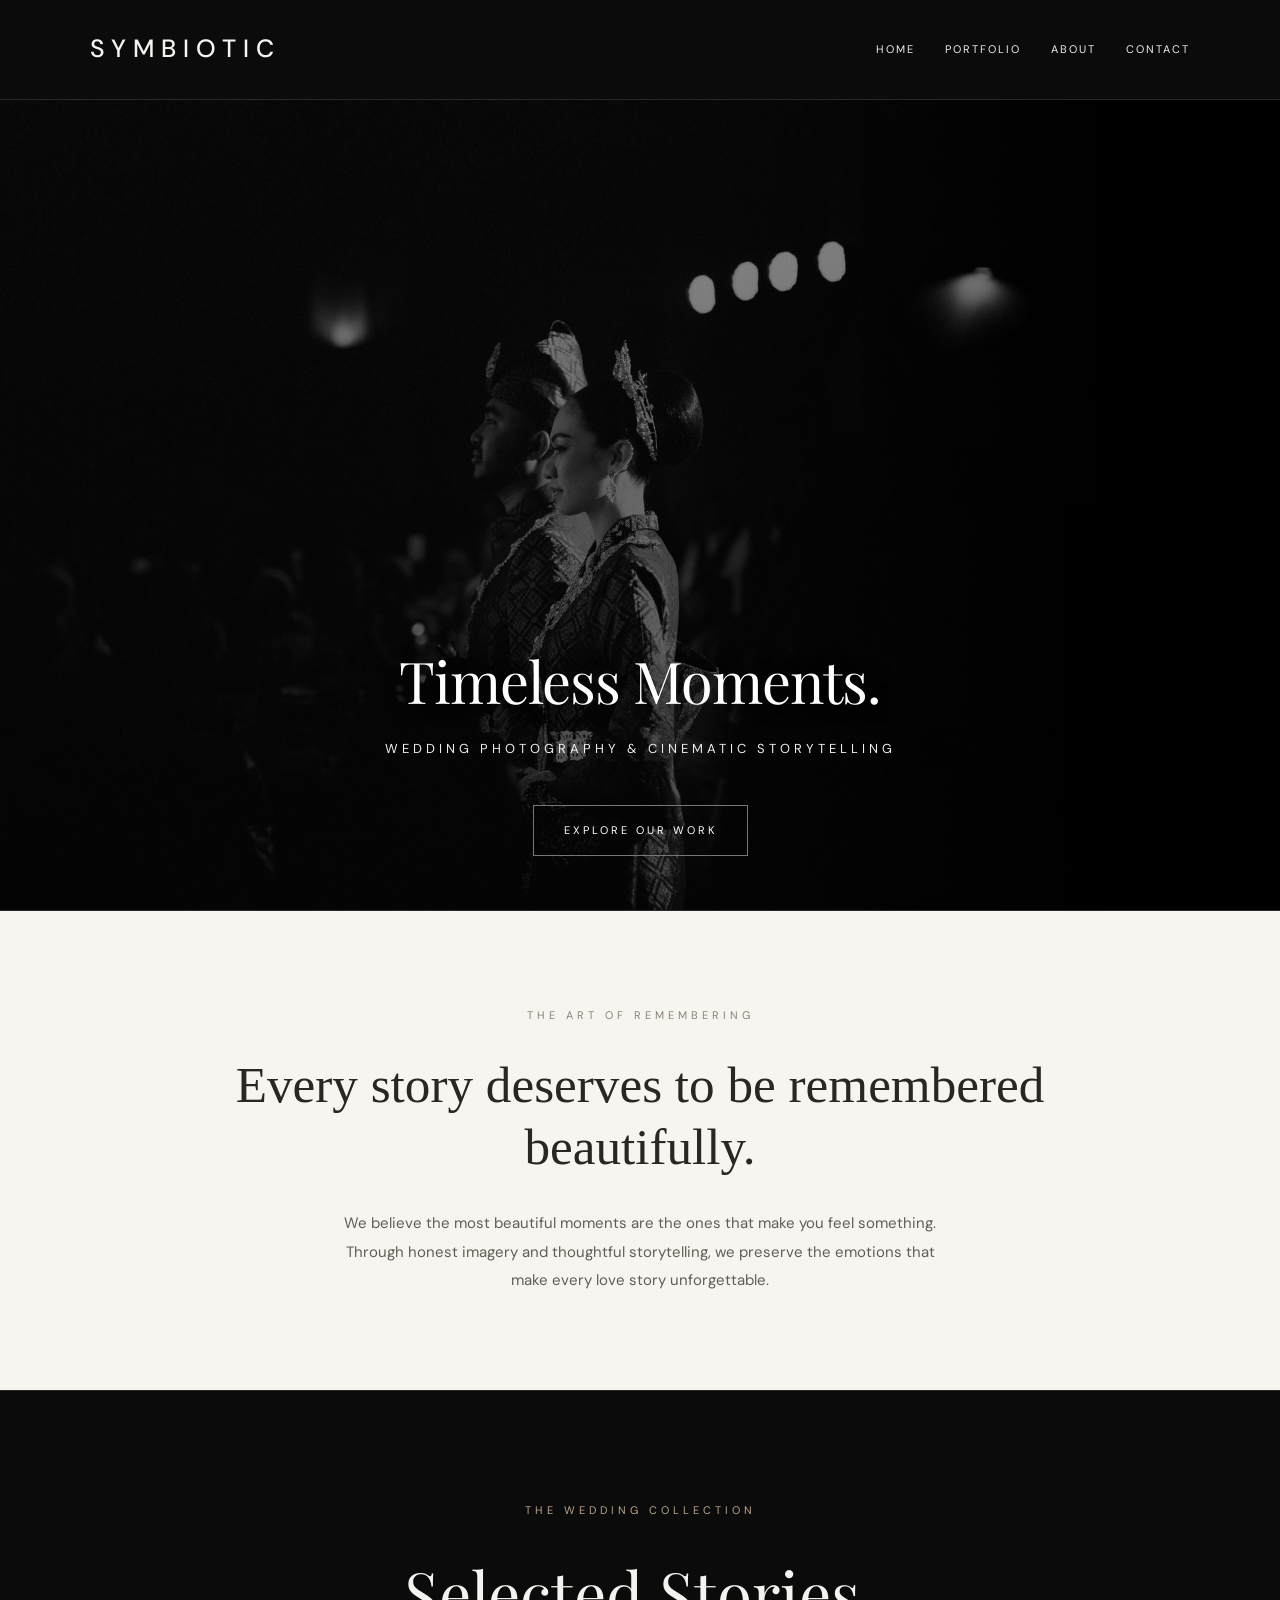
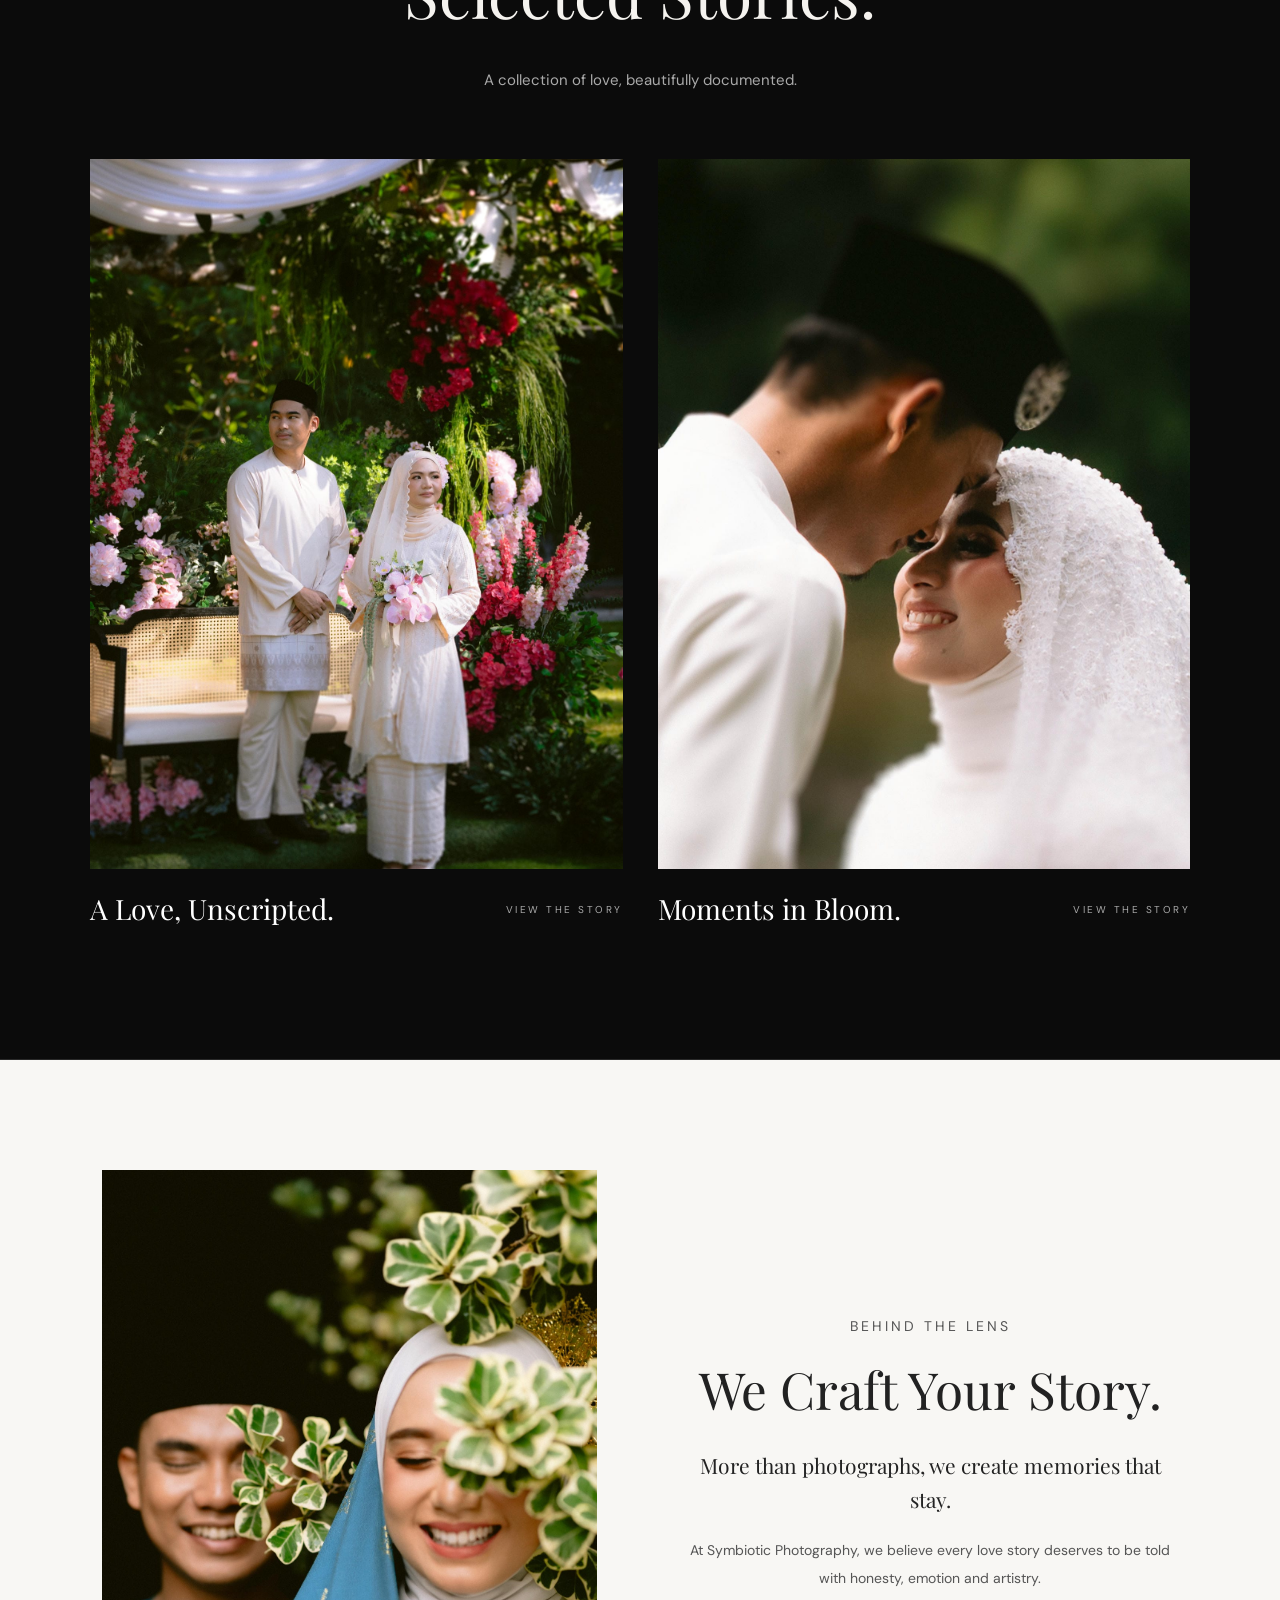
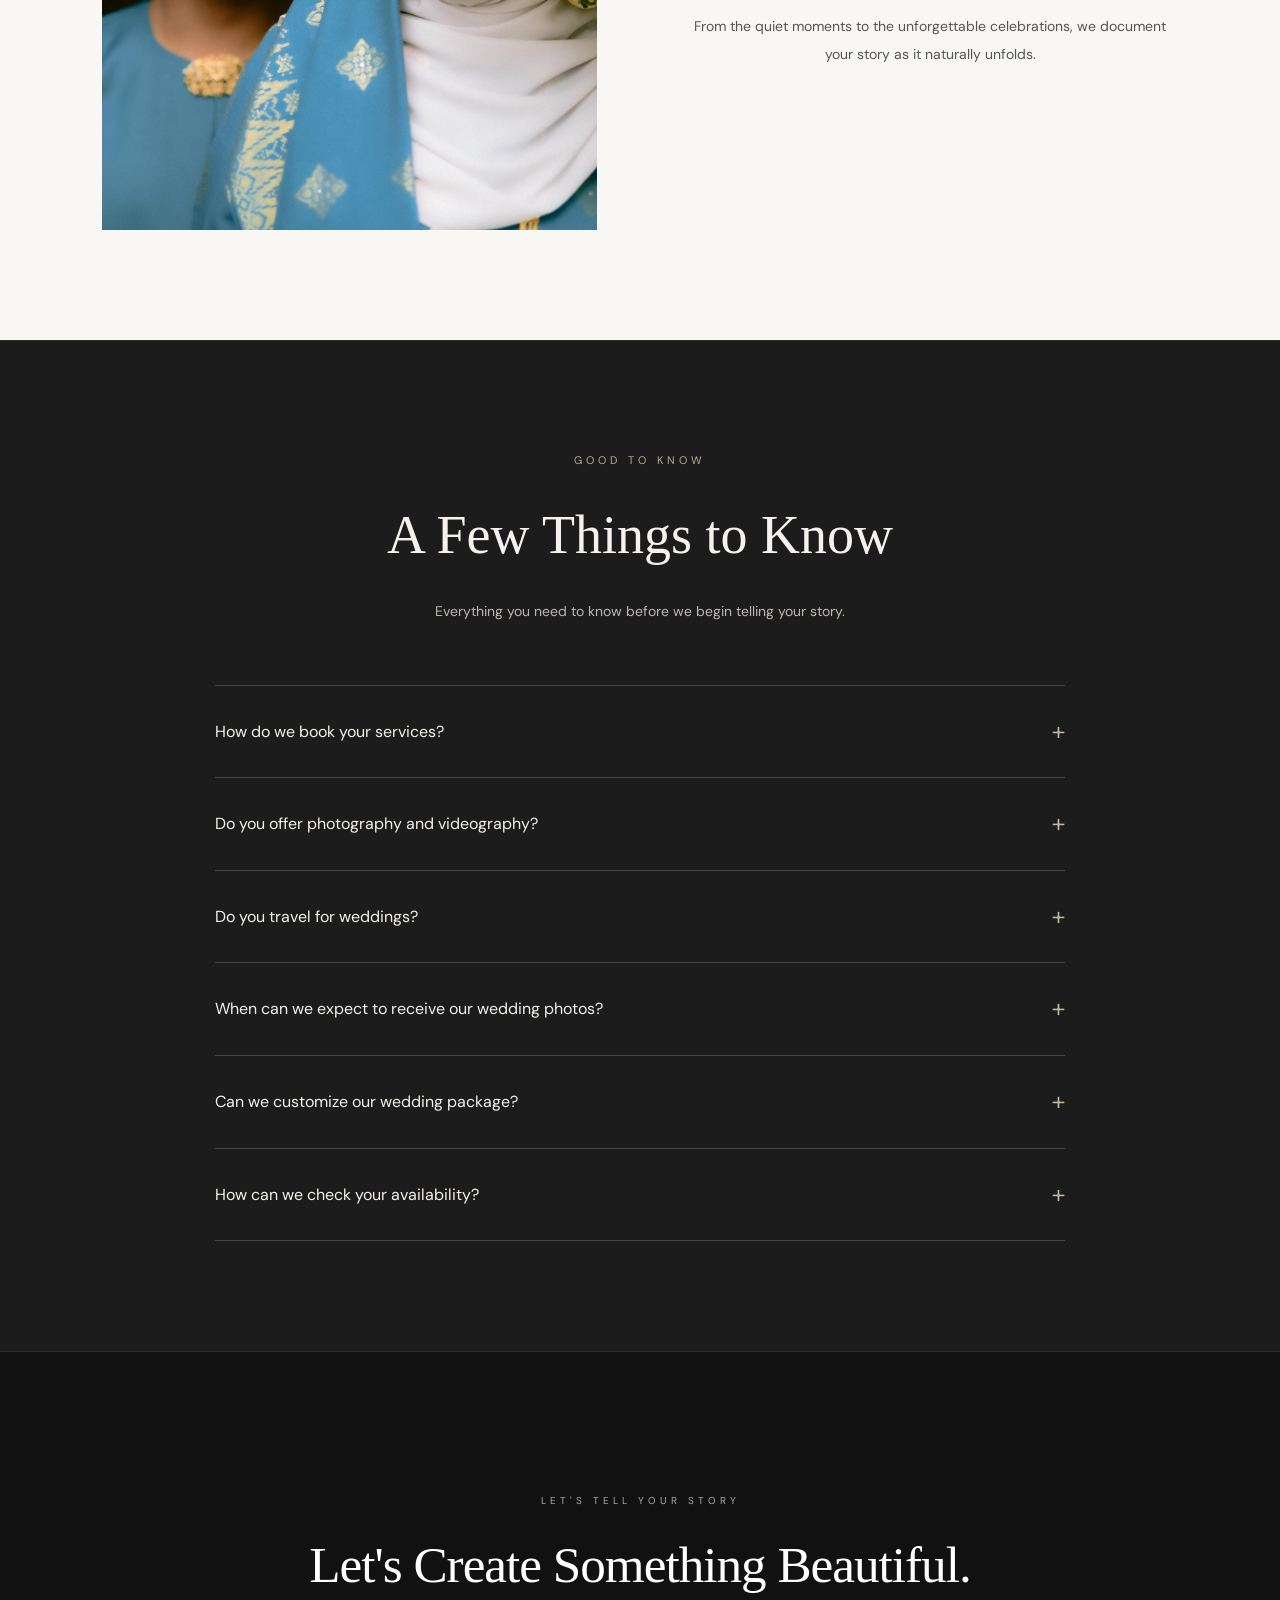
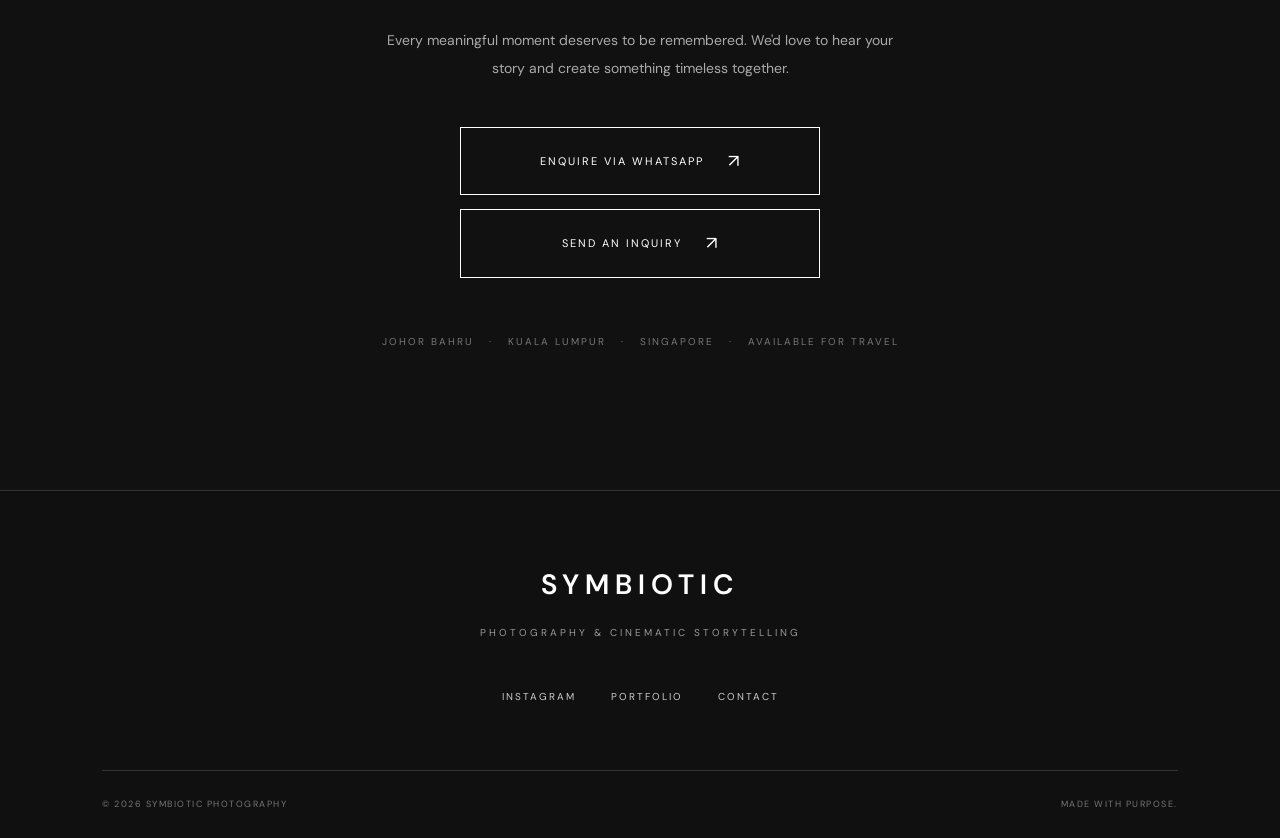
<file: index.html>
<!DOCTYPE html>
<html lang="en">
<head>
	<meta charset="UTF-8">
	<meta name="viewport" content="width=device-width, initial-scale=1.0">
	<title>Symbiotic Photography</title>
	<link rel="stylesheet" href="style.css">
</head>
<body>
	<header>
		<h1>SYMBIOTIC</h1>
<button class="menu-toggle"
        type="button"
        aria-label="Open navigation menu"
        aria-expanded="false"
        aria-controls="main-nav">
  <span></span>
  <span></span>
  <span></span>
</button>

<nav id="main-nav">
  <a href="#home">HOME</a>
  <a href="#portfolio">PORTFOLIO</a>
  <a href="#about">ABOUT</a>
  <a href="#contact">CONTACT</a>
</nav>

	</header>

	<main id="home">
		<h2>Timeless Moments.</h2>
		<p>Wedding Photography &amp; Cinematic Storytelling</p>
		<a href="#portfolio">EXPLORE OUR WORK</a>
	</main>


<!-- INTRODUCTION SECTION -->
<section id="introduction" class="intro-section">
  <div class="intro-content">
    <p class="intro-label">THE ART OF REMEMBERING</p>

    <h2>Every story deserves to be remembered beautifully.</h2>

    
<p>
  We believe the most beautiful moments
  are the ones that make you feel something.
  Through honest imagery and thoughtful
  storytelling, we preserve the emotions
  that make every love story unforgettable.
</p>

  </div>
</section>


	
<section id="portfolio" class="portfolio-section">
  <p class="section-label">THE WEDDING COLLECTION</p>
  
<h2>Selected Stories.</h2>

  <p class="section-intro">
    
A collection of love, beautifully documented.

  </p>

  <div class="portfolio-grid">

    <a href="wedding-01.html" class="portfolio-card">
      <div class="portfolio-image">
        <img src="images/wedding-01/cover.jpg"
             alt="Wedding Story 01"
             loading="lazy">
      </div>
      <div class="portfolio-info">
        
<h3>A Love, Unscripted.</h3>
<span>VIEW THE STORY</span>

      </div>
    </a>

    <a href="wedding-02.html" class="portfolio-card">
      <div class="portfolio-image">
        <img src="images/wedding-02/cover.jpg"
             alt="Wedding Story 02"
             loading="lazy">
      </div>
      <div class="portfolio-info">
       
<h3>Moments in Bloom.</h3>
<span>VIEW THE STORY</span>

      </div>
    </a>

  </div>
</section>


	
<section id="about" class="about-editorial">

  <div class="about-editorial-image">
    <img
      src="images/our-story2.jpg"
      alt="Symbiotic Wedding Photography"
      loading="lazy"
    >
  </div>

  <div class="about-editorial-content">
    <p class="about-editorial-label">
      BEHIND THE LENS
    </p>

    
<h2>We Craft Your Story.</h2>


    <p class="about-editorial-lead">
      More than photographs,
      we create memories that stay.
    </p>

    <p>
      At Symbiotic Photography, we believe
      every love story deserves to be told
      with honesty, emotion and artistry.
    </p>

    <p>
      From the quiet moments to the
      unforgettable celebrations, we
      document your story as it naturally
      unfolds.
    </p>
  </div>

</section>


	
<!-- LUXURY FAQ SECTION -->
<section id="faq" class="faq-section">
  <div class="faq-container">

    <p class="faq-label">GOOD TO KNOW</p>
    <h2>A Few Things to Know</h2>
    <p class="faq-intro">
      Everything you need to know before we
      begin telling your story.
    </p>

    <div class="faq-list">

      <details class="faq-item">
        <summary>How do we book your services?</summary>
        <p>
          Simply reach out through WhatsApp with your
          event date, location, and preferred coverage.
          Our team will guide you through the process.
        </p>
      </details>

      <details class="faq-item">
        <summary>Do you offer photography and videography?</summary>
        <p>
          Yes. We offer photography, videography,
          and combined coverage for your celebration.
        </p>
      </details>

      <details class="faq-item">
        <summary>Do you travel for weddings?</summary>
        <p>
          Absolutely. We are available for weddings
          beyond our usual coverage area. Travel
          arrangements can be discussed before booking.
        </p>
      </details>

      <details class="faq-item">
        <summary>When can we expect to receive our wedding photos?</summary>
        <p>
          Good news to all clients that book with Symbiotic! 
          You will get 50 to 100 edited photos which are personally selected by us as early as 7 working days after your wedding! 
          For all photos taken during the shoot, you will get them, guaranteed in 14 working days.

        </p>
      </details>

      <details class="faq-item">
        <summary>Can we customize our wedding package?</summary>
        <p>
          Every celebration is different. Share your
          plans with us, and we'll explore the coverage
          options that best suit your event.
        </p>
      </details>

      <details class="faq-item">
        <summary>How can we check your availability?</summary>
        <p>
          Send us your event date through WhatsApp,
          and we'll be happy to check our team's
          availability.
        </p>
      </details>

    </div>
  </div>
</section>

<!-- STEP 12 — PREMIUM CONTACT SECTION -->

<section id="contact" class="contact-section">

  <div class="contact-container">

    <p class="contact-label">
      LET'S TELL YOUR STORY
    </p>

    <h2>
      Let's Create Something Beautiful.
    </h2>

    <p class="contact-description">
      Every meaningful moment deserves to be remembered.
      We'd love to hear your story and create something
      timeless together.
    </p>

    <a
      href="#"
      id="whatsapp-booking"
      class="whatsapp-button"
      aria-label="Enquire with Symbiotic Photography via WhatsApp"
    >
      ENQUIRE VIA WHATSAPP
      <span aria-hidden="true">↗</span>
    </a>

<a
  href="inquiry.html"
  class="whatsapp-button inquiry-button"
  aria-label="Fill in the Symbiotic Weddings inquiry form"
>
  SEND AN INQUIRY
  <span aria-hidden="true">↗</span>
</a>

    
<p class="contact-location">
  JOHOR BAHRU
  <span>·</span>
  KUALA LUMPUR
  <span>·</span>
  SINGAPORE
  <span>·</span>
  AVAILABLE FOR TRAVEL
</p>

  </div>

</section>


<!-- STEP 12F — PREMIUM FOOTER -->

<footer class="site-footer">

  <div class="footer-main">

    <a href="index.html" class="footer-logo">
      SYMBIOTIC
    </a>

    <p class="footer-tagline">
      PHOTOGRAPHY & CINEMATIC STORYTELLING
    </p>

    <div class="footer-links">
      <a href="https://www.instagram.com/symbiotic.photography/" class="instagram-link">
        INSTAGRAM
      </a>

      <a href="#portfolio">PORTFOLIO</a>

      <a href="#contact">CONTACT</a>
    </div>

  </div>

  <div class="footer-bottom">
    <p>© 2026 SYMBIOTIC PHOTOGRAPHY</p>
    <p>MADE WITH PURPOSE.</p>
  </div>

</footer>

	<script src="script.js"></script>
</body>
</html>
</file>
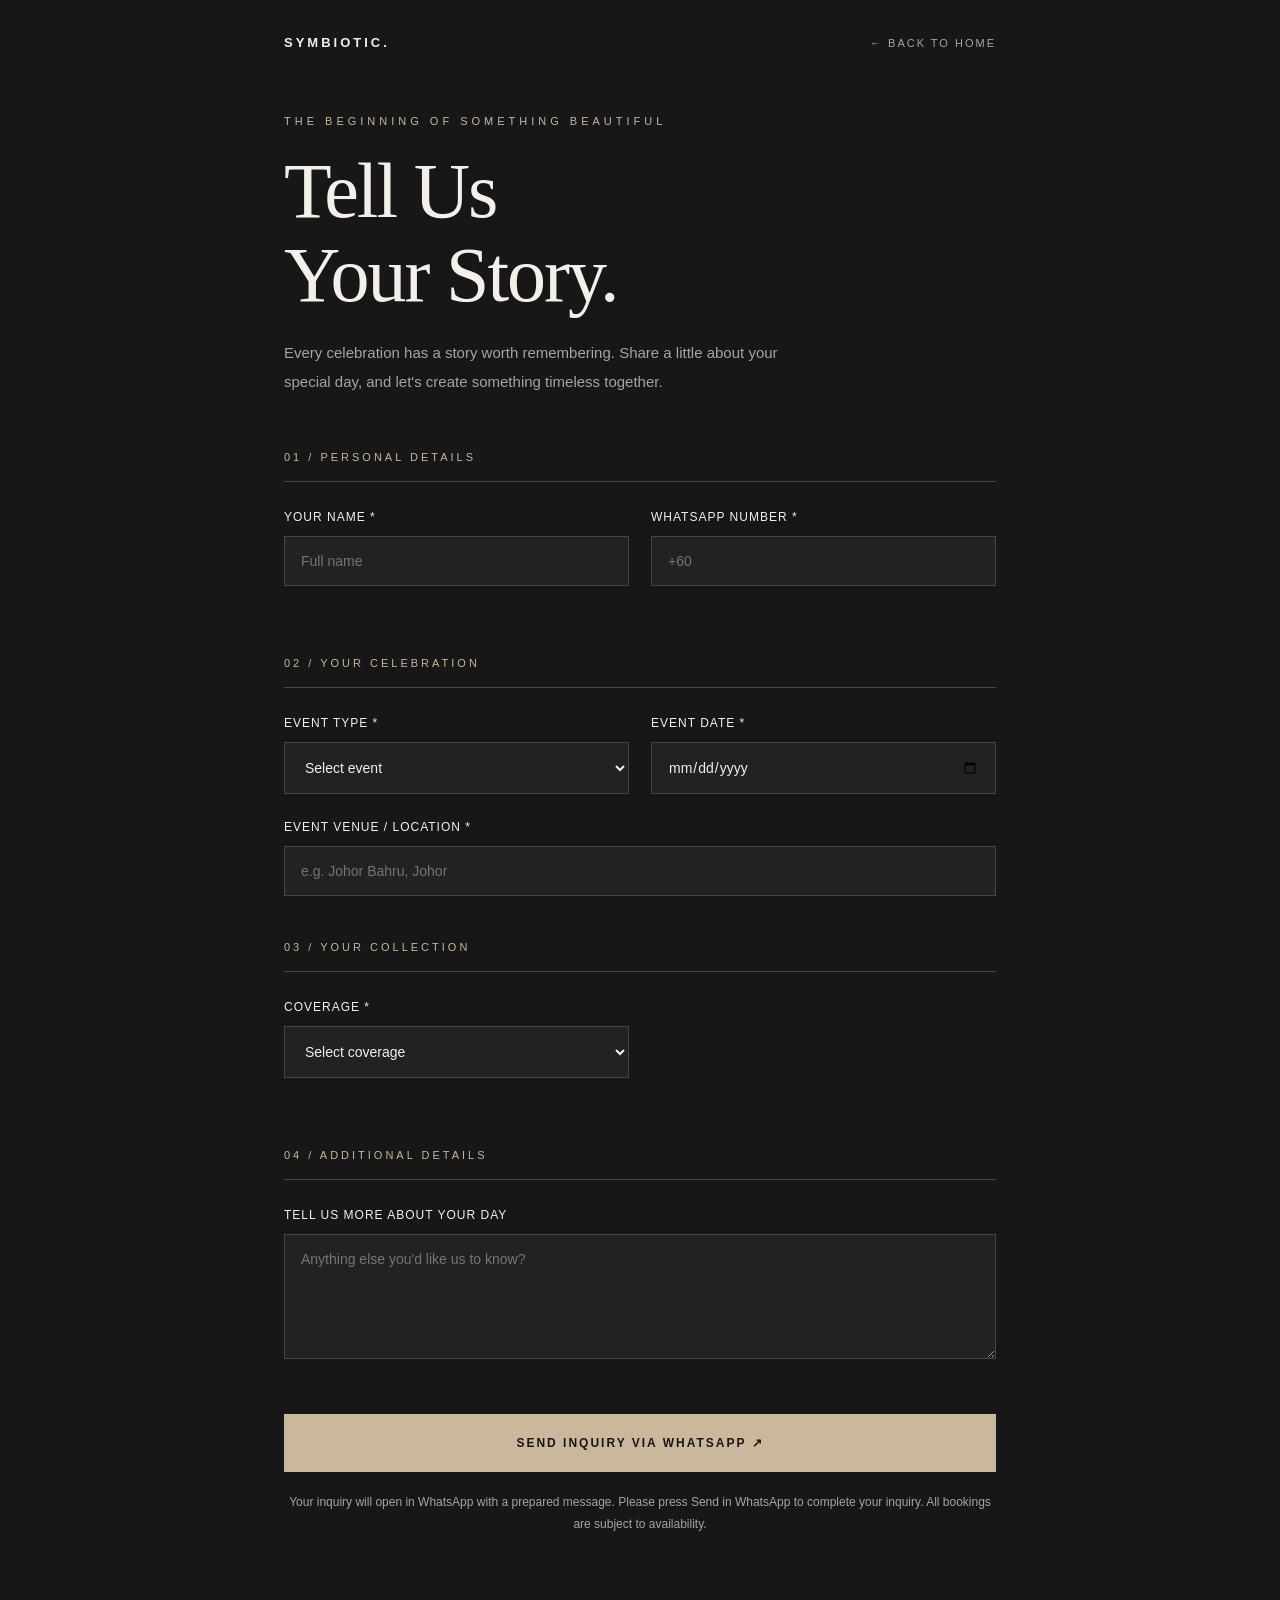
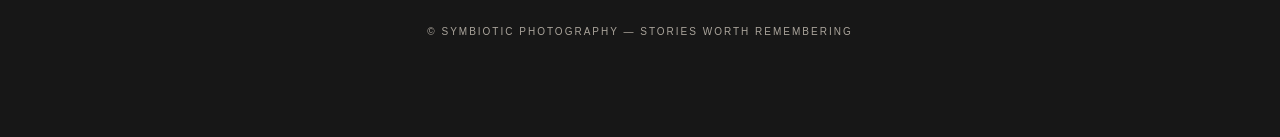
<file: inquiry.html>
<!DOCTYPE html>
<html lang="en">
<head>
  <meta charset="UTF-8">
  <meta name="viewport" content="width=device-width, initial-scale=1">
  <title>Enquire | Symbiotic Weddings</title>
  <meta name="description" content="Tell us about your wedding or event. Enquire with Symbiotic Photography.">

  <style>
    :root {
      --bg: #171717;
      --text: #f4f0e9;
      --muted: #aaa49b;
      --line: #494640;
      --accent: #cbb79b;
    }

    * { box-sizing: border-box; }

    body {
      margin: 0;
      background: var(--bg);
      color: var(--text);
      font-family: Arial, sans-serif;
      -webkit-font-smoothing: antialiased;
    }

    .container {
      max-width: 760px;
      margin: auto;
      padding: 35px 24px 100px;
    }

    .topbar {
      display: flex;
      justify-content: space-between;
      align-items: center;
      gap: 20px;
      padding-bottom: 65px;
    }

    .brand {
      font-size: 13px;
      font-weight: 700;
      letter-spacing: 3px;
      color: var(--text);
      text-decoration: none;
    }

    .back {
      color: var(--muted);
      font-size: 11px;
      letter-spacing: 2px;
      text-decoration: none;
    }

    .eyebrow {
      color: var(--accent);
      font-size: 11px;
      letter-spacing: 4px;
      text-transform: uppercase;
    }

    h1 {
      font-family: Georgia, serif;
      font-size: clamp(48px, 8vw, 78px);
      font-weight: 400;
      line-height: 1.08;
      letter-spacing: -2px;
      margin: 22px 0;
    }

    .intro {
      max-width: 510px;
      color: var(--muted);
      font-size: 15px;
      line-height: 1.9;
      margin-bottom: 55px;
    }

    .section-title {
      font-size: 11px;
      letter-spacing: 3px;
      color: var(--accent);
      border-bottom: 1px solid var(--line);
      padding-bottom: 18px;
      margin: 45px 0 28px;
    }

    .field { margin-bottom: 26px; }

    label {
      display: block;
      font-size: 12px;
      letter-spacing: 1px;
      margin-bottom: 12px;
    }

    input, select, textarea {
      width: 100%;
      padding: 16px;
      border: 1px solid var(--line);
      border-radius: 0;
      background: #222;
      color: var(--text);
      font: inherit;
      font-size: 14px;
      outline: none;
    }

    input:focus, select:focus, textarea:focus {
      border-color: var(--accent);
    }

    textarea {
      min-height: 125px;
      resize: vertical;
    }

    .grid {
      display: grid;
      grid-template-columns: 1fr 1fr;
      gap: 22px;
    }

    .submit {
      width: 100%;
      padding: 21px;
      margin-top: 25px;
      border: 1px solid var(--accent);
      background: var(--accent);
      color: #171717;
      font-size: 12px;
      font-weight: bold;
      letter-spacing: 2px;
      cursor: pointer;
      transition: .3s ease;
    }

    .submit:hover {
      background: transparent;
      color: var(--accent);
    }

    .note {
      text-align: center;
      color: var(--muted);
      font-size: 12px;
      line-height: 1.8;
      margin-top: 20px;
    }

    footer {
      text-align: center;
      color: var(--muted);
      font-size: 10px;
      letter-spacing: 2px;
      margin-top: 90px;
    }

    @media (max-width: 600px) {
      .container { padding: 25px 20px 65px; }
      .topbar { padding-bottom: 55px; }
      .brand { font-size: 11px; letter-spacing: 2px; }
      .grid { grid-template-columns: 1fr; gap: 0; }
      h1 { letter-spacing: -1px; }
    }
  </style>
</head>

<body>
  <main class="container">
    <nav class="topbar">
      <a class="brand" href="index.html">SYMBIOTIC.</a>
      <a class="back" href="index.html">← BACK TO HOME</a>
    </nav>

    <div class="eyebrow">The Beginning of Something Beautiful</div>
    <h1>Tell Us<br>Your Story.</h1>

    <p class="intro">
      Every celebration has a story worth remembering.
      Share a little about your special day, and let's
      create something timeless together.
    </p>

    <form id="inquiryForm">

      <div class="section-title">01 / PERSONAL DETAILS</div>

      <div class="grid">
        <div class="field">
          <label for="name">YOUR NAME *</label>
          <input id="name" required placeholder="Full name">
        </div>

        <div class="field">
          <label for="phone">WHATSAPP NUMBER *</label>
          <input id="phone" type="tel" required placeholder="+60">
        </div>
      </div>

      <div class="section-title">02 / YOUR CELEBRATION</div>

      <div class="grid">
        <div class="field">
          <label for="event">EVENT TYPE *</label>
          <select id="event" required>
            <option value="">Select event</option>
            <option>Nikah</option>
            <option>Sanding</option>
            <option>Nikah & Sanding</option>
            <option>Engagement</option>
          
            <option>Other Event</option>
          </select>
        </div>

        <div class="field">
          <label for="date">EVENT DATE *</label>
          <input id="date" type="date" required>
        </div>
      </div>

      <div class="field">
        <label for="venue">EVENT VENUE / LOCATION *</label>
        <input id="venue" required placeholder="e.g. Johor Bahru, Johor">
      </div>

      <div class="section-title">03 / YOUR COLLECTION</div>

      <div class="grid">
        <div class="field">
          <label for="coverage">COVERAGE *</label>
          <select id="coverage" required>
            <option value="">Select coverage</option>
            <option>Photography</option>
            <option>Videography</option>
            <option>Photography + Videography</option>
          </select>
        </div>

        
      </div>

      <div class="section-title">04 / ADDITIONAL DETAILS</div>

      <div class="field">
        <label for="notes">TELL US MORE ABOUT YOUR DAY</label>
        <textarea id="notes" placeholder="Anything else you'd like us to know?"></textarea>
      </div>

      <button class="submit" type="submit">
        SEND INQUIRY VIA WHATSAPP ↗
      </button>

      <p class="note">
        Your inquiry will open in WhatsApp with a prepared message.
        Please press Send in WhatsApp to complete your inquiry.
        All bookings are subject to availability.
      </p>

    </form>

    <footer>
      © SYMBIOTIC PHOTOGRAPHY — STORIES WORTH REMEMBERING
    </footer>
  </main>

  <script>
    // Replace with your existing WhatsApp number.
    // Format: country code + number, without + or spaces.
    const WHATSAPP_NUMBER = "60198697789";

    document.getElementById("inquiryForm")
      .addEventListener("submit", function(e) {
        e.preventDefault();

        const get = id =>
          document.getElementById(id).value.trim();

        if (!/^601\d{8,9}$/.test(WHATSAPP_NUMBER)) {
          alert("WhatsApp number has not been configured.");
          return;
        }

        const message = [
          "*NEW INQUIRY — SYMBIOTIC PHOTOGRAPHY*",
          "",
          "*PERSONAL DETAILS*",
          "Name: " + get("name"),
          "WhatsApp: " + get("phone"),
          "",
          "*EVENT DETAILS*",
          "Event: " + get("event"),
          "Date: " + get("date"),
          "Venue: " + get("venue"),
          "",
          
"*COVERAGE DETAILS*",
"Coverage: " + get("coverage"),
"",

          "*ADDITIONAL NOTES*",
          get("notes") || "None",
          "",
          "Hi Symbiotic! I'd love to enquire about your availability."
        ].join("\n");

        const url = "https://wa.me/" +
  WHATSAPP_NUMBER +
  "?text=" + encodeURIComponent(message);

        window.location.href = url;
      });
  </script>
</body>
</html>
</file>
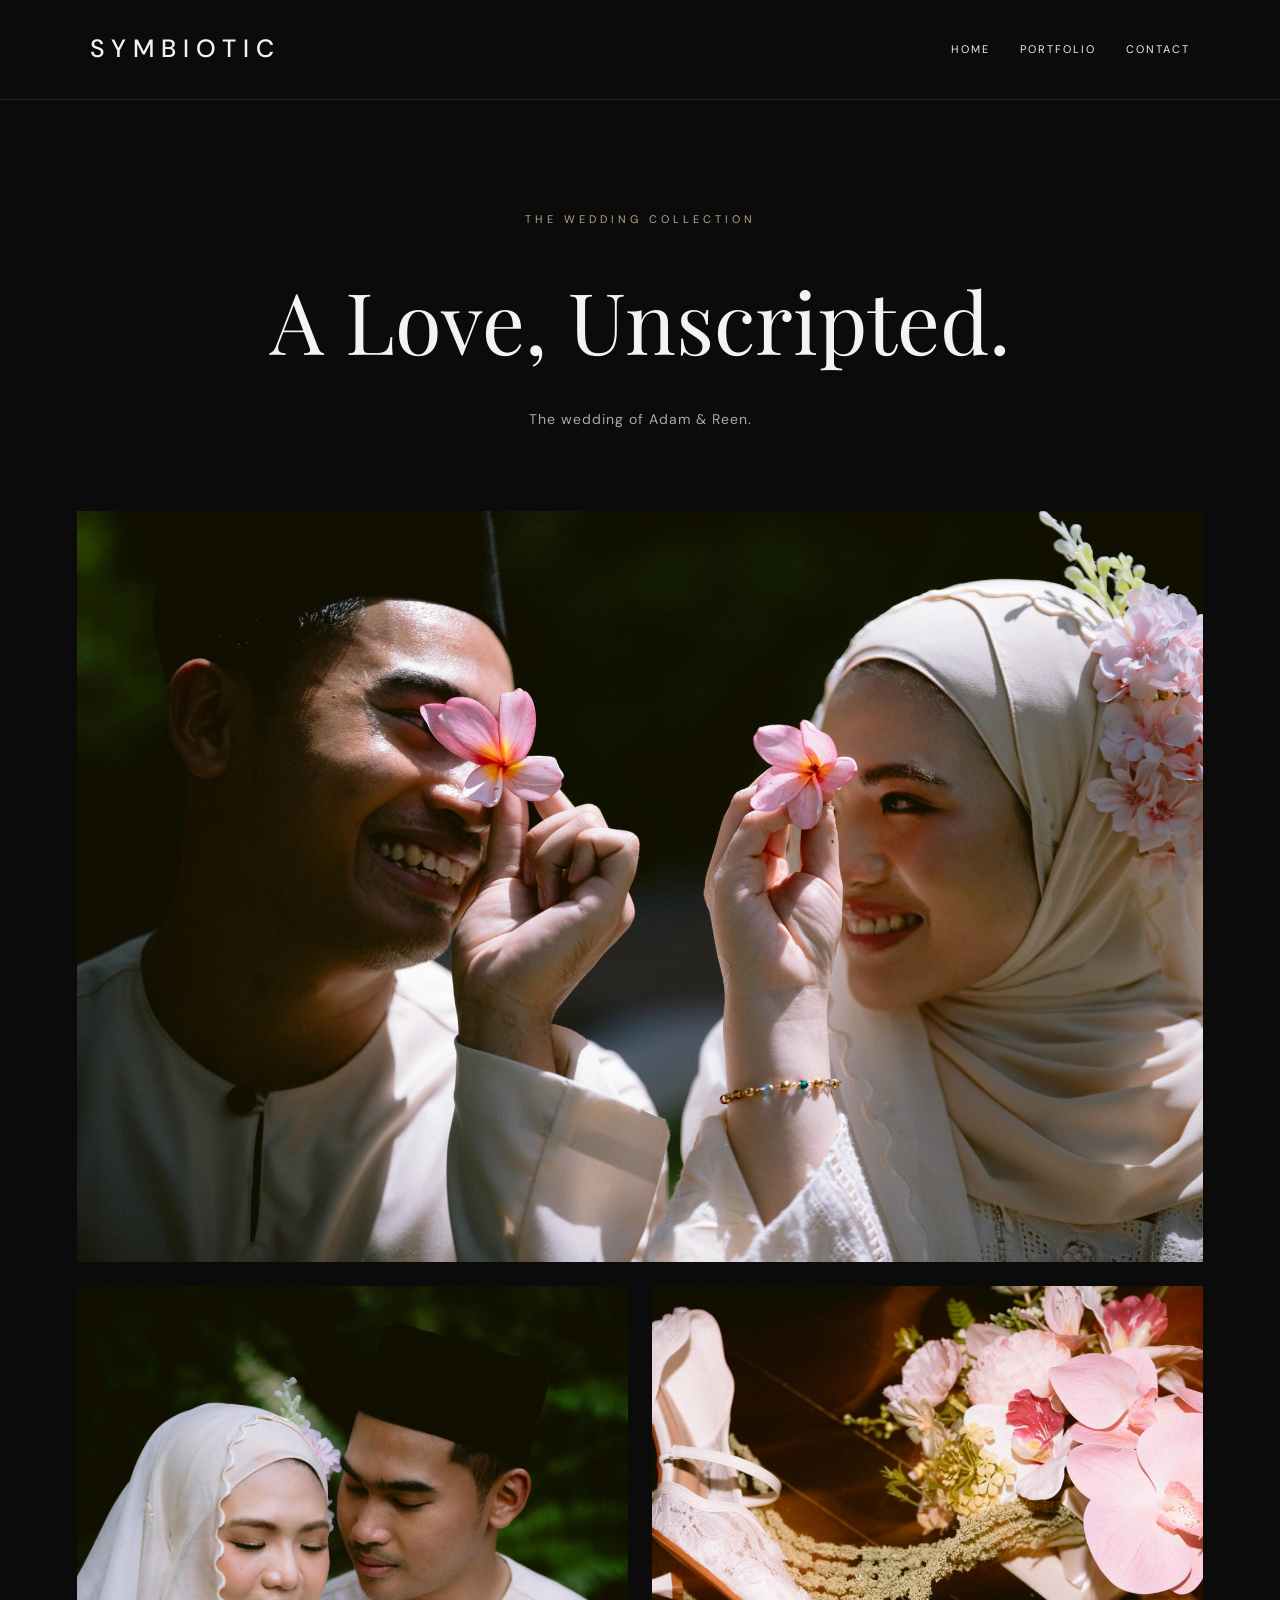
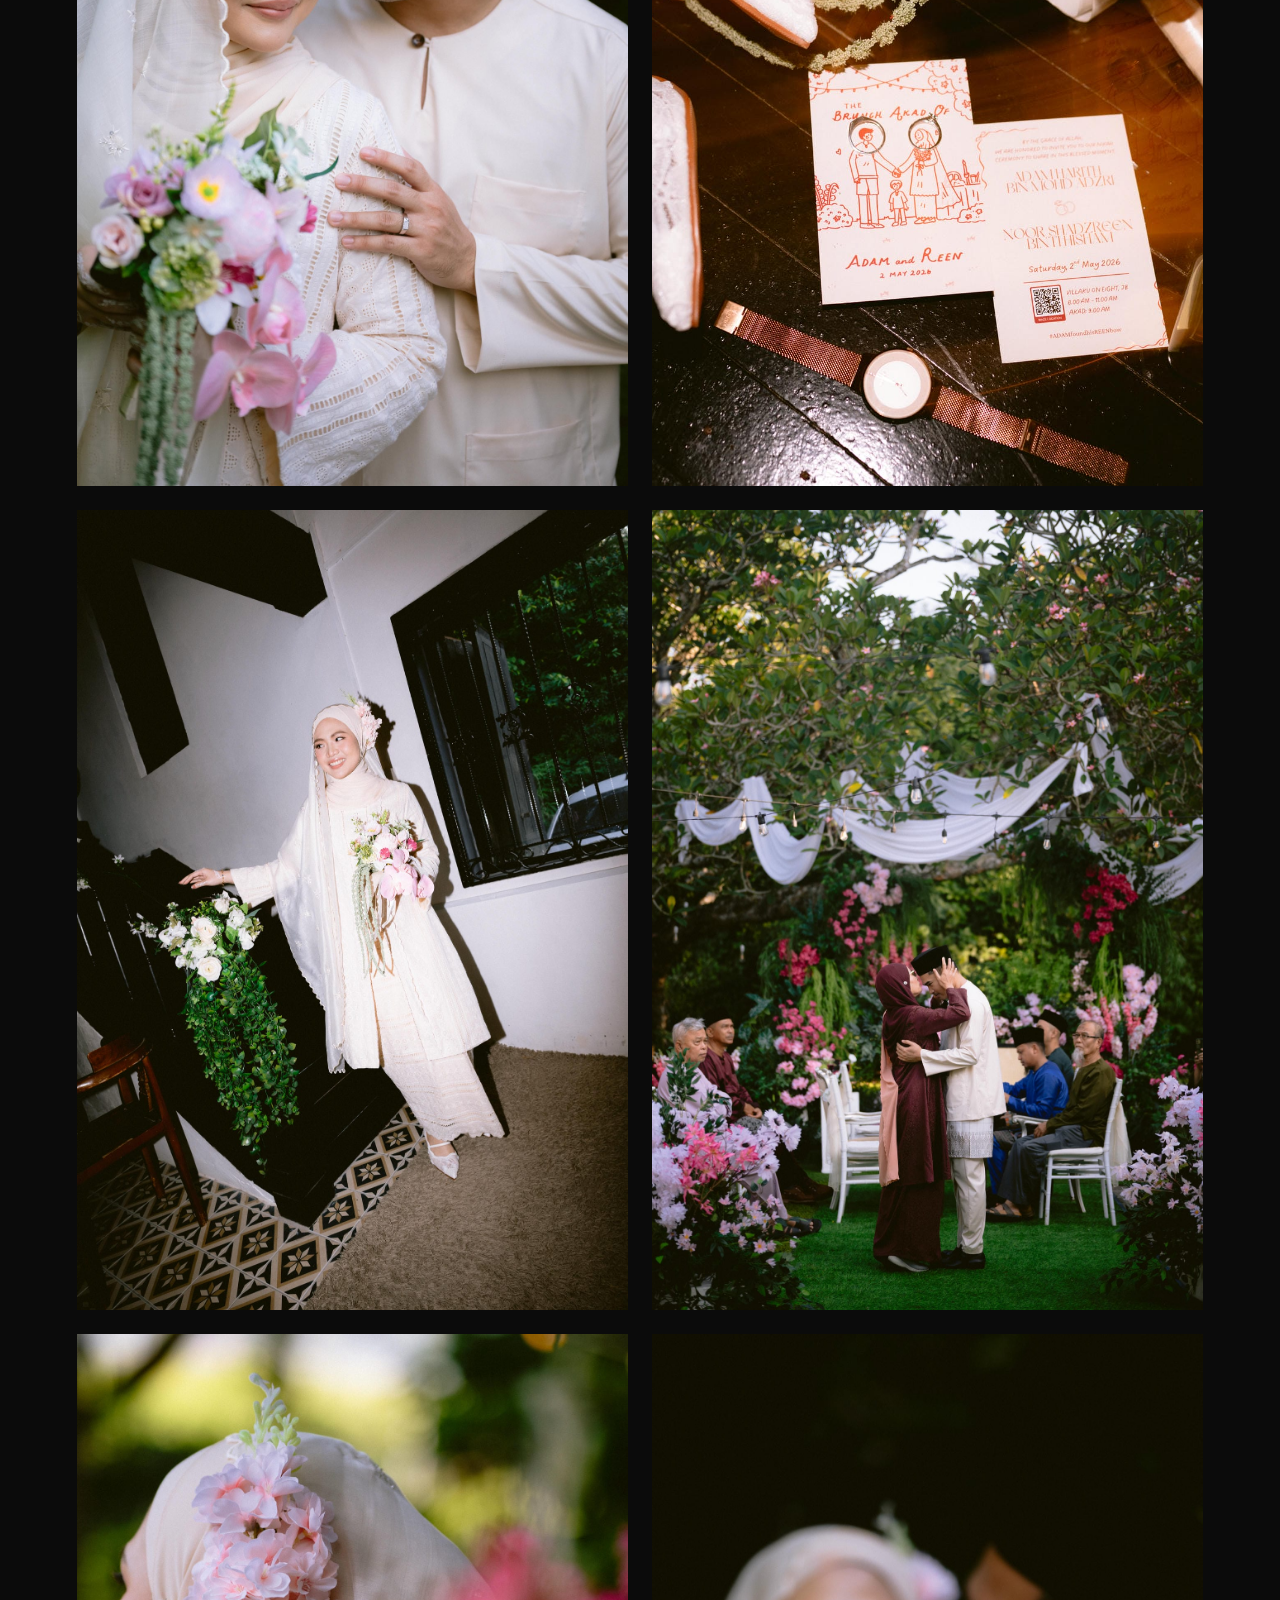
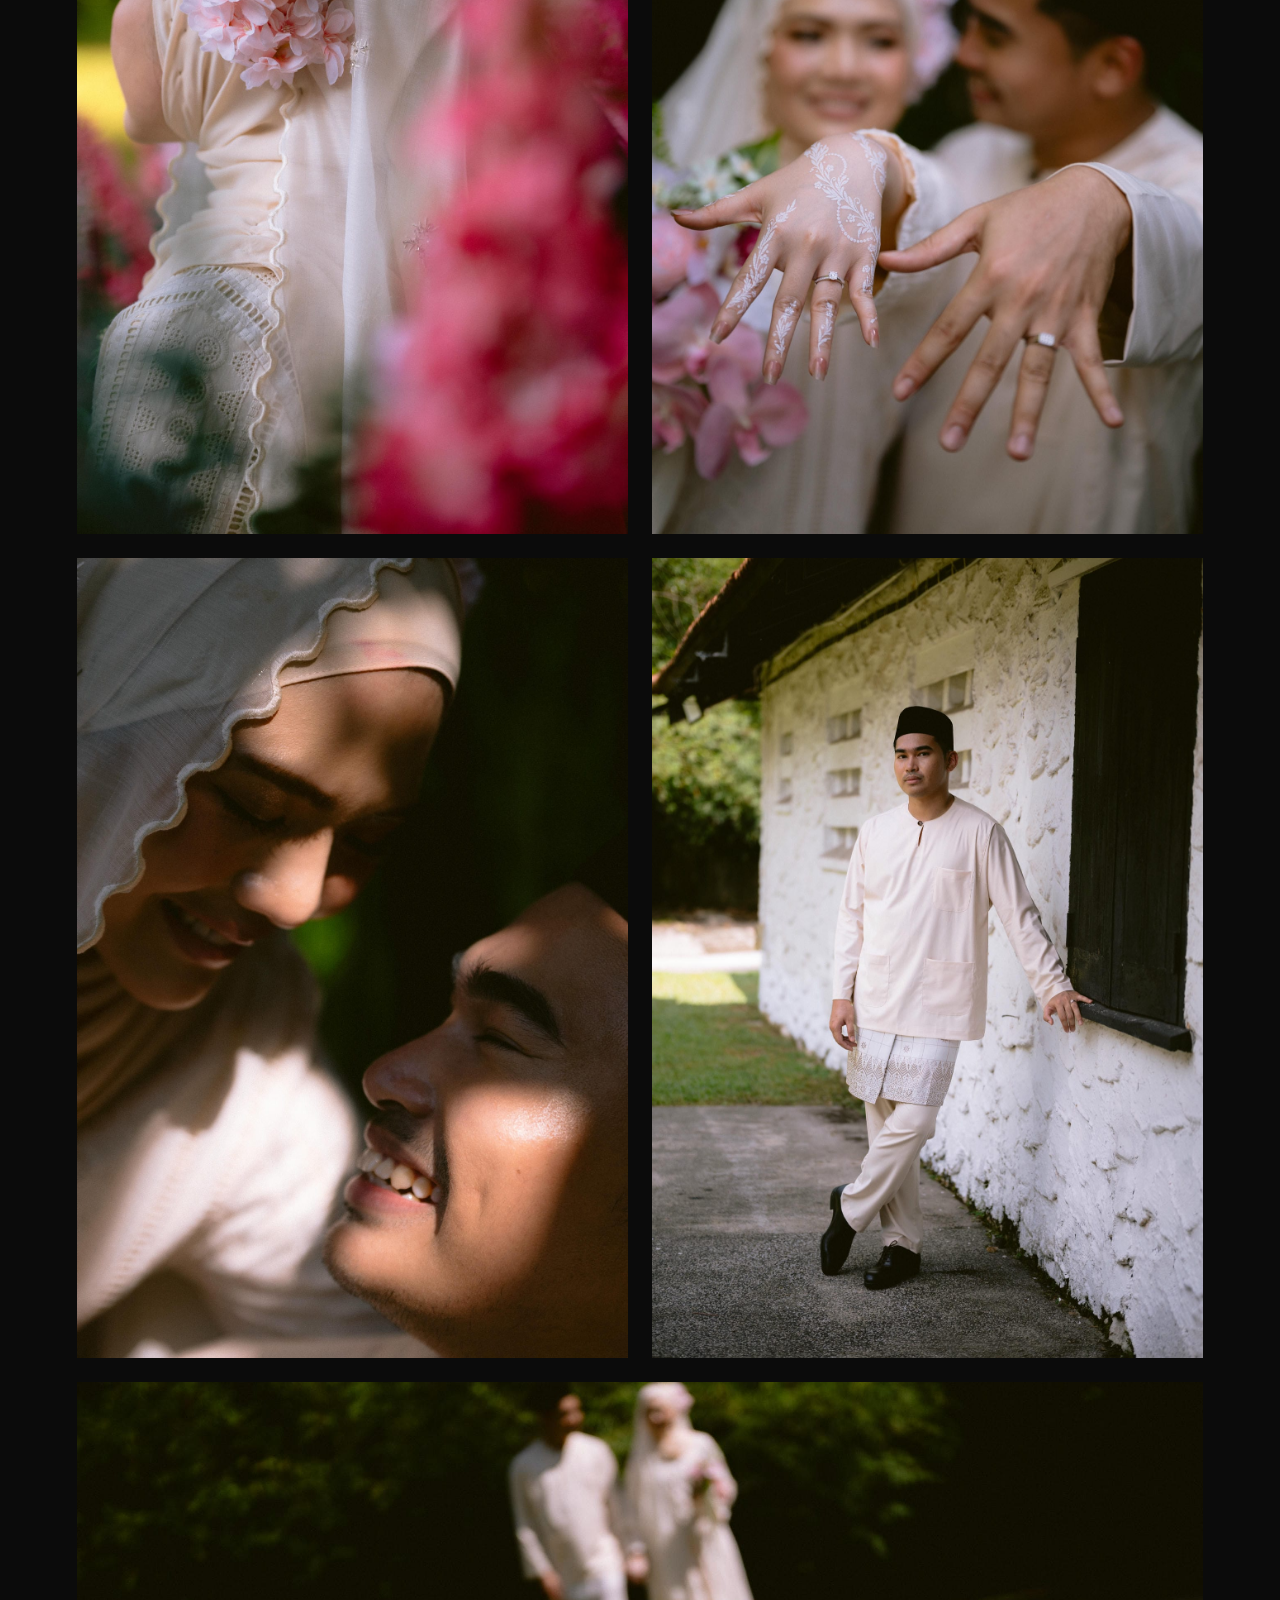
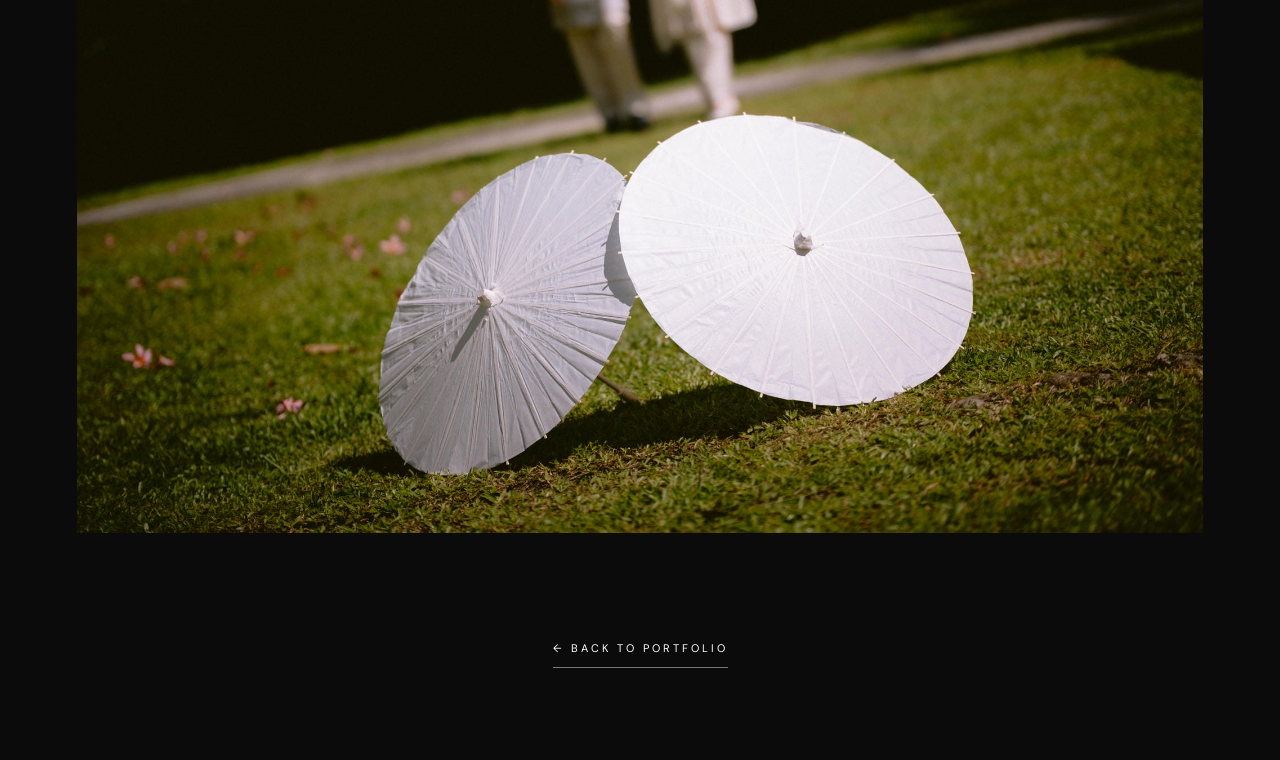
<file: wedding-01.html>
<!DOCTYPE html>
<html lang="en">
<head>
	<meta charset="UTF-8">
	<meta name="viewport"
				content="width=device-width, initial-scale=1.0">
	<title>Wedding Story 01 | Symbiotic Photography</title>
	<link rel="stylesheet" href="style.css">
</head>
<body class="wedding-page">

	<header>
		<h1>SYMBIOTIC</h1>
		<nav>
			<a href="index.html">HOME</a>
			<a href="index.html#portfolio">PORTFOLIO</a>
			<a href="index.html#contact">CONTACT</a>
		</nav>
	</header>

	<div class="wedding-heading">
		<p class="section-label">THE WEDDING COLLECTION</p>
		
<h2>A Love, Unscripted.</h2>
<p>The wedding of Adam & Reen.</p>

	</div>

	<div class="wedding-gallery">
		<img src="images/wedding-01/01.jpg" alt="Wedding photograph 01">
		<img src="images/wedding-01/02.jpg" alt="Wedding photograph 02">
		<img src="images/wedding-01/03.jpg" alt="Wedding photograph 03">
		<img src="images/wedding-01/04.jpg" alt="Wedding photograph 04">
		<img src="images/wedding-01/05.jpg" alt="Wedding photograph 05">
		<img src="images/wedding-01/06.jpg" alt="Wedding photograph 06">
		<img src="images/wedding-01/07.jpg" alt="Wedding photograph 07">
		<img src="images/wedding-01/08.jpg" alt="Wedding photograph 08">
		<img src="images/wedding-01/09.jpg" alt="Wedding photograph 09">
		<img src="images/wedding-01/10.jpg" alt="Wedding photograph 10">
	</div>

	<div class="back-portfolio">
		<a href="index.html#portfolio">
			← BACK TO PORTFOLIO
		</a>
	</div>

	<script src="script.js"></script>

<script>
document.addEventListener("DOMContentLoaded", () => {
  const images = document.querySelectorAll(
    ".wedding-gallery img"
  );

  if (!("IntersectionObserver" in window) ||
      window.matchMedia(
        "(prefers-reduced-motion: reduce)"
      ).matches) {
    images.forEach(img => img.classList.add("reveal"));
    return;
  }

  const observer = new IntersectionObserver(
    (entries) => {
      entries.forEach(entry => {
        if (entry.isIntersecting) {
          entry.target.classList.add("reveal");
          observer.unobserve(entry.target);
        }
      });
    },
    {
      threshold: 0.1
    }
  );

  images.forEach(img => observer.observe(img));
});
</script>

</body>
</html>
</file>
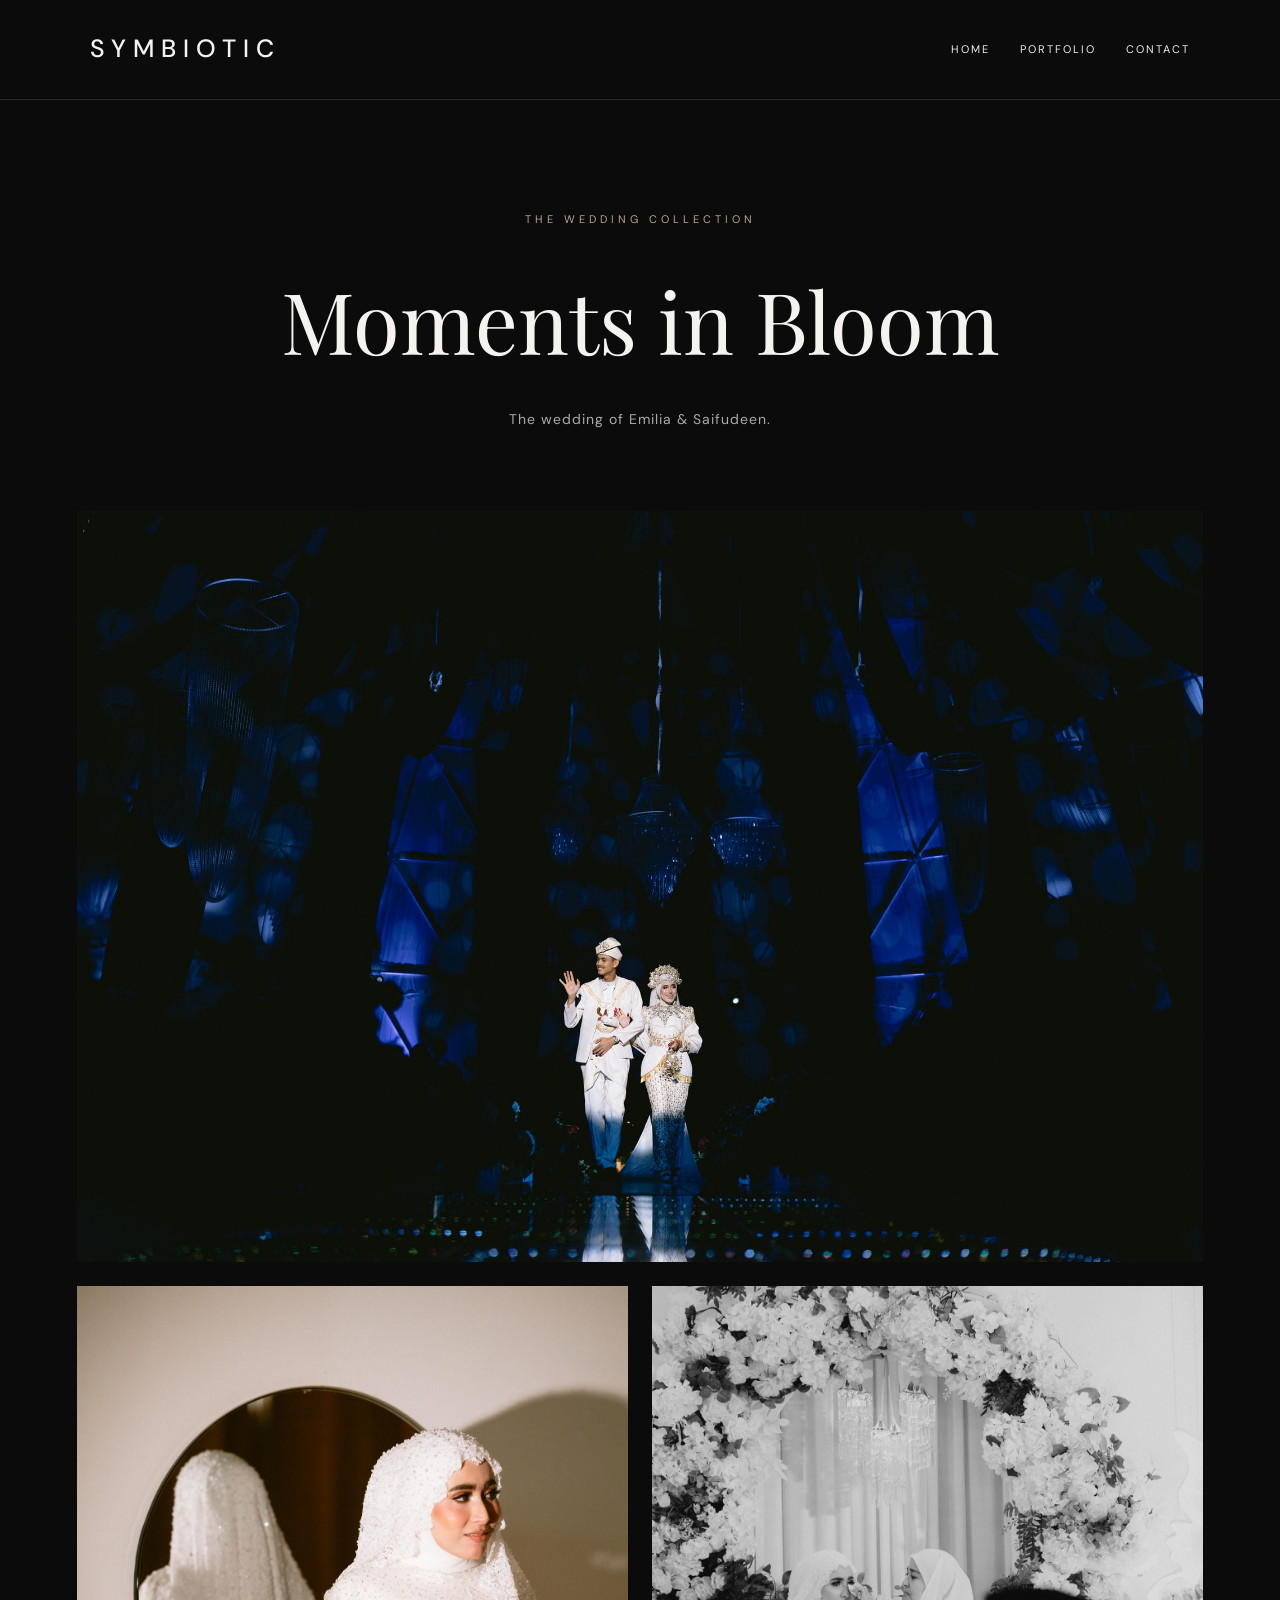
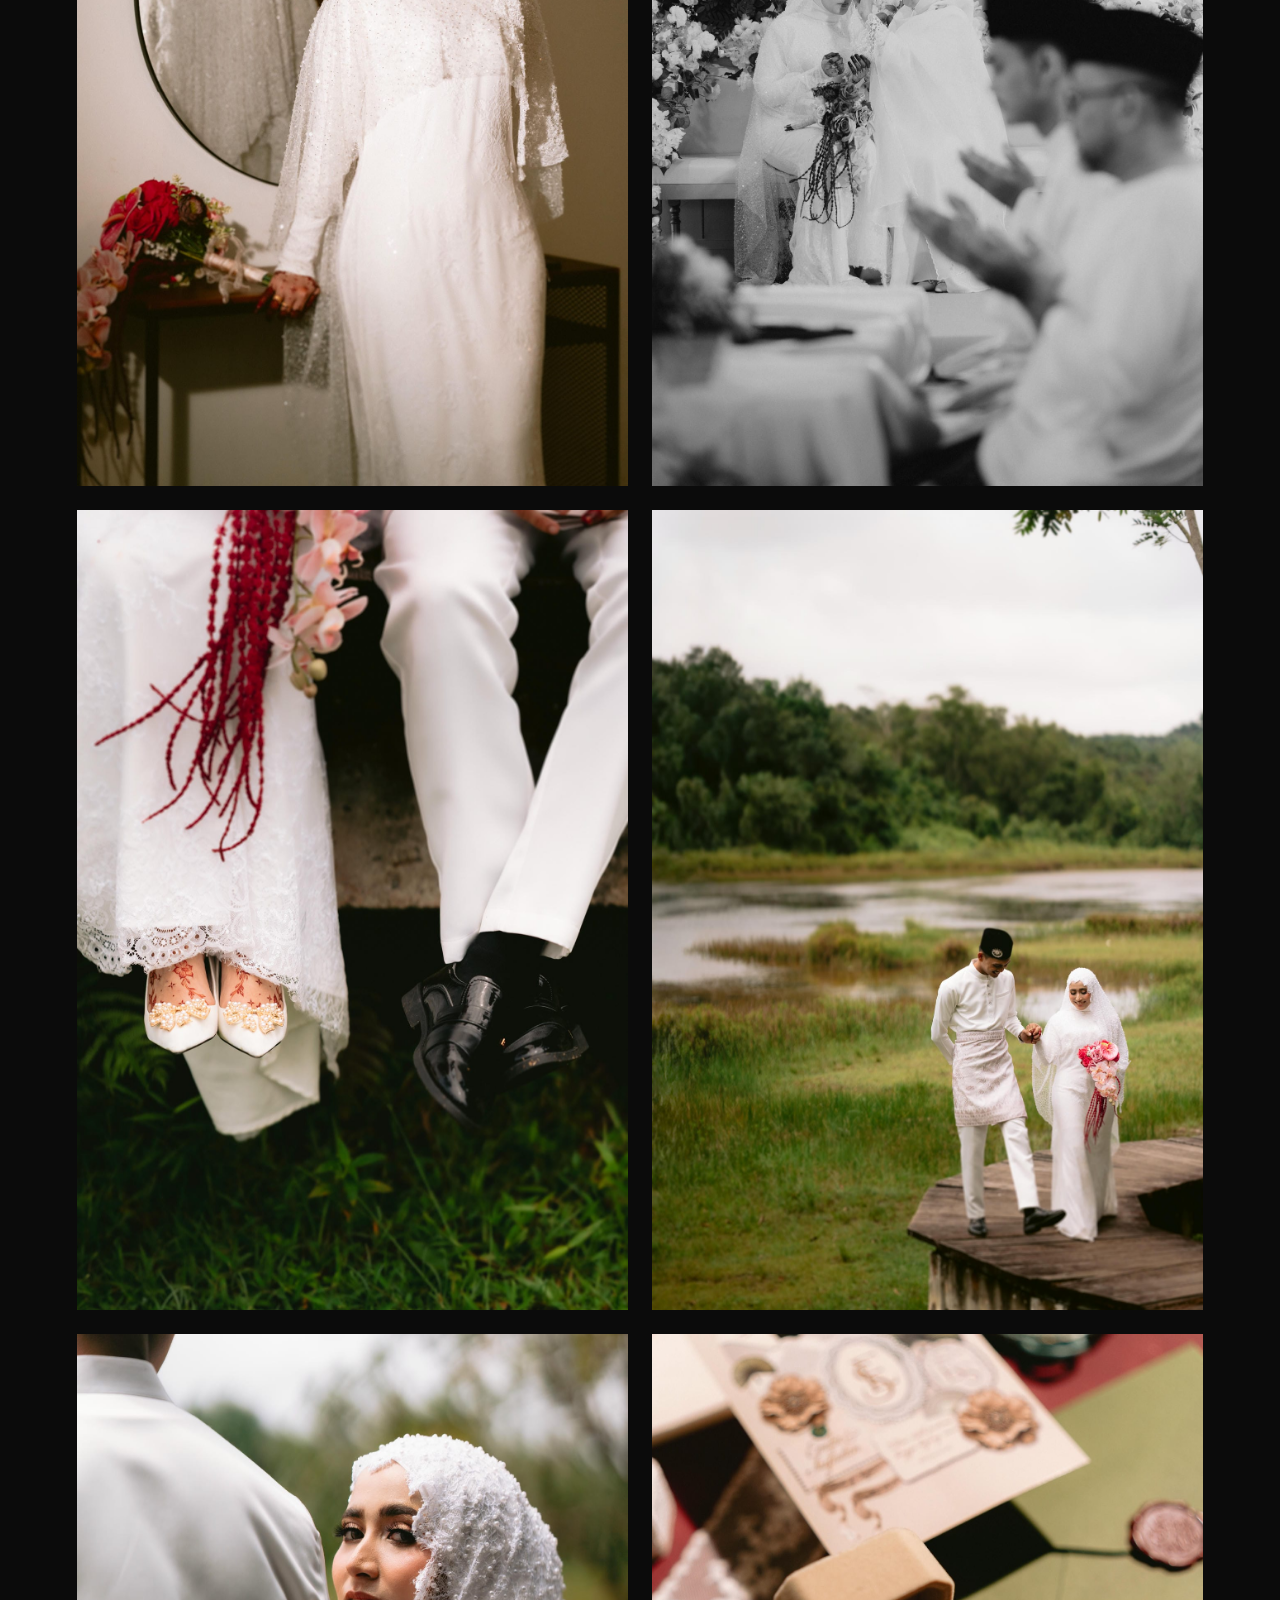
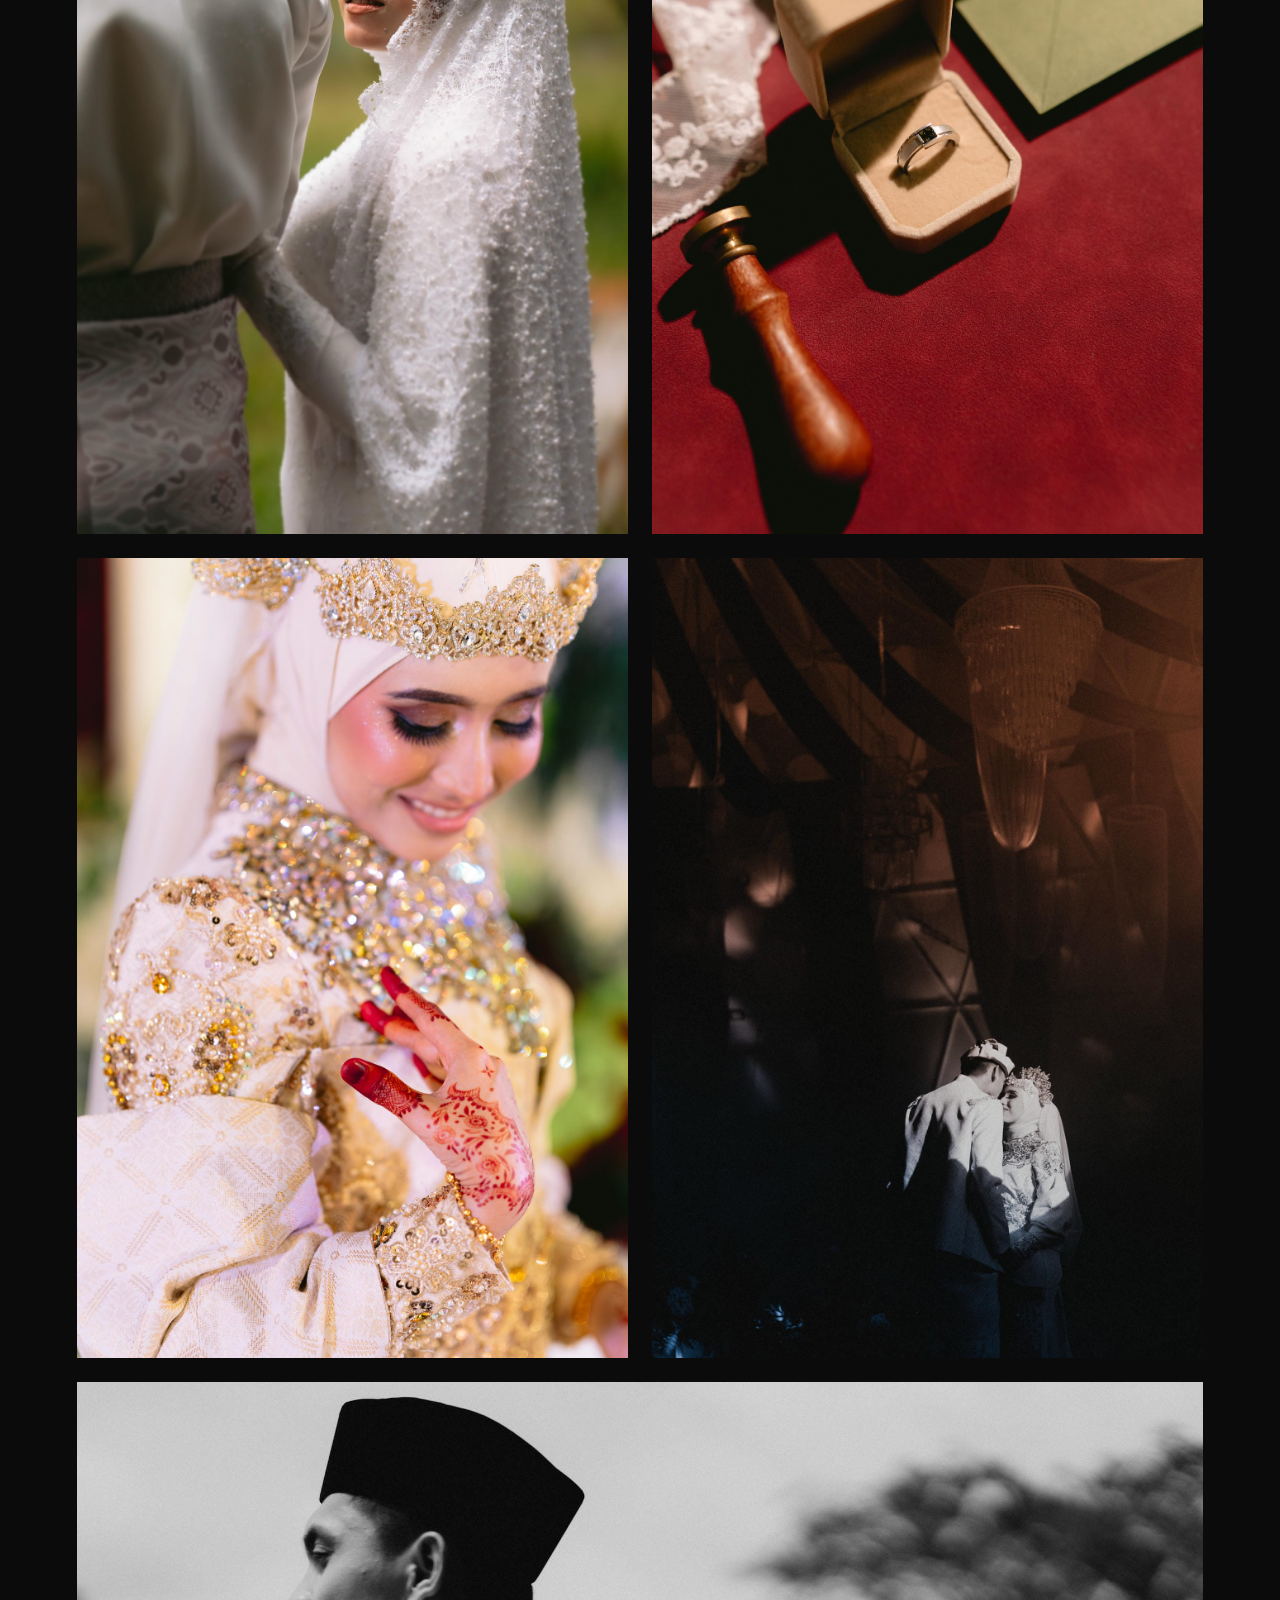
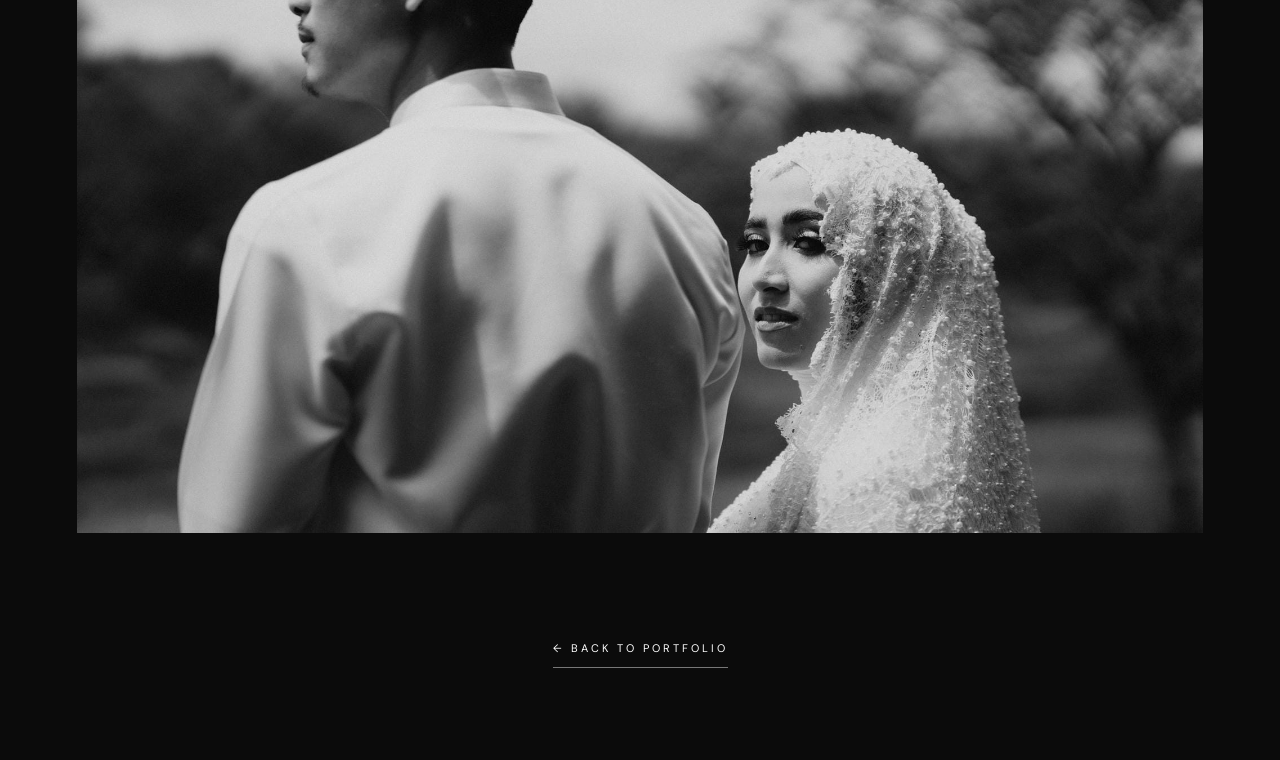
<file: wedding-02.html>
<!DOCTYPE html>
<html lang="en">
<head>
	<meta charset="UTF-8">
	<meta name="viewport"
				content="width=device-width, initial-scale=1.0">
	<title>Wedding Story 02 | Symbiotic Photography</title>
	<link rel="stylesheet" href="style.css">
</head>
<body class="wedding-page">

	<header>
		<h1>SYMBIOTIC</h1>
		<nav>
			<a href="index.html">HOME</a>
			<a href="index.html#portfolio">PORTFOLIO</a>
			<a href="index.html#contact">CONTACT</a>
		</nav>
	</header>

	<div class="wedding-heading">
		<p class="section-label">THE WEDDING COLLECTION</p>
		<h2>Moments in Bloom</h2>
		<p>The wedding of Emilia & Saifudeen.</p>
	</div>

	<div class="wedding-gallery">
		<img src="images/wedding-02/01.jpg" alt="Wedding photograph 01">
		<img src="images/wedding-02/02.jpg" alt="Wedding photograph 02">
		<img src="images/wedding-02/03.jpg" alt="Wedding photograph 03">
		<img src="images/wedding-02/04.jpg" alt="Wedding photograph 04">
		<img src="images/wedding-02/05.jpg" alt="Wedding photograph 05">
		<img src="images/wedding-02/06.jpg" alt="Wedding photograph 06">
		<img src="images/wedding-02/07.jpg" alt="Wedding photograph 07">
		<img src="images/wedding-02/08.jpg" alt="Wedding photograph 08">
		<img src="images/wedding-02/09.jpg" alt="Wedding photograph 09">
		<img src="images/wedding-02/10.jpg" alt="Wedding photograph 10">

		
		
	</div>

	<div class="back-portfolio">
		<a href="index.html#portfolio">
			← BACK TO PORTFOLIO
		</a>
	</div>

	<script src="script.js"></script>

<script>
document.addEventListener("DOMContentLoaded", () => {
  const images = document.querySelectorAll(
    ".wedding-gallery img"
  );

  if (!("IntersectionObserver" in window) ||
      window.matchMedia(
        "(prefers-reduced-motion: reduce)"
      ).matches) {
    images.forEach(img => img.classList.add("reveal"));
    return;
  }

  const observer = new IntersectionObserver(
    (entries) => {
      entries.forEach(entry => {
        if (entry.isIntersecting) {
          entry.target.classList.add("reveal");
          observer.unobserve(entry.target);
        }
      });
    },
    {
      threshold: 0.1
    }
  );

  images.forEach(img => observer.observe(img));
});
</script>

</body>
</html>
</file>
<file: style.css>
@import url('https://fonts.googleapis.com/css2?family=DM+Sans:wght@400;500;600&family=Playfair+Display:wght@400;500&display=swap');

* {
  margin: 0;
  padding: 0;
  box-sizing: border-box;
}

html {
  scroll-behavior: smooth;
}

body {
  background: #0b0b0b;
  color: #f5f3ef;
  font-family: 'DM Sans', sans-serif;
  line-height: 1.7;
}

header {
  padding: 28px 7%;
  display: flex;
  justify-content: space-between;
  align-items: center;
  border-bottom: 1px solid #292929;
}

header h1 {
  font-size: 25px;
  font-weight: 500;
  letter-spacing: 7px;
}

nav {
  display: flex;
  gap: 30px;
}

nav a {
  color: #eee;
  text-decoration: none;
  font-size: 11px;
  letter-spacing: 2px;
  transition: color 0.3s;
}

nav a:hover {
  color: #bba58b;
}

main {
  min-height: 80vh;
  display: flex;
  flex-direction: column;
  justify-content: center;
  align-items: center;
  text-align: center;
  padding: 60px 7%;
}

main h2 {
  font-family: 'Playfair Display', serif;
  font-size: clamp(48px, 8vw, 110px);
  font-weight: 400;
  line-height: 1.15;
  margin-bottom: 25px;
}

main p {
  font-size: 13px;
  letter-spacing: 4px;
  text-transform: uppercase;
  color: #aaa;
  margin-bottom: 45px;
}

main a {
  color: #fff;
  text-decoration: none;
  border: 1px solid #777;
  padding: 15px 30px;
  font-size: 11px;
  letter-spacing: 3px;
  transition: 0.3s;
}

main a:hover {
  background: #fff;
  color: #000;
}

section {
  padding: 120px 10%;
  text-align: center;
  border-top: 1px solid #292929;
}

section h2 {
  font-family: 'Playfair Display', serif;
  font-size: clamp(36px, 5vw, 64px);
  font-weight: 400;
  margin-bottom: 20px;
}

section p {
  color: #aaa;
  font-size: 15px;
}

@media (max-width: 768px) {
  header {
    flex-direction: column;
    gap: 20px;
  }

  header h1 {
    font-size: 20px;
  }

  nav {
    flex-wrap: wrap;
    justify-content: center;
    gap: 15px;
  }

  nav a {
    font-size: 10px;
  }

  main p {
    letter-spacing: 2px;
  }

  section {
    padding: 80px 7%;
  }
}

/* SYMBIOTIC — CINEMATIC HERO */

main {
  min-height: 90vh;

  background-image:
    linear-gradient(
      rgba(0, 0, 0, 0.35),
      rgba(0, 0, 0, 0.65)
    ),
    url("images/hero.jpg");

  background-size: cover;
  background-position: center;
  background-repeat: no-repeat;
}

main h2 {
    color: #ffffff;
    font-size: clamp(38px, 4.5vw, 68px);
    font-weight: 400;
    line-height: 1.1;
    letter-spacing: -1px;
    text-shadow: 0 3px 25px rgba(0,0,0,0.3);
}

main p {
  color: #eeeeee;
}

@media (max-width: 768px) {
  main {
    min-height: 85vh;
    background-position: center;
  }
}

/* SYMBIOTIC PORTFOLIO */

.portfolio-section {
  padding: 120px 7%;
  background: #0b0b0b;
  text-align: center;
}

.section-label {
  font-size: 11px;
  letter-spacing: 4px;
  color: #bba58b;
  margin-bottom: 20px;
}

.section-intro {
  margin-bottom: 65px;
}

.portfolio-grid {
  display: grid;
  grid-template-columns: repeat(2, 1fr);
  gap: 35px;
  margin-top: 60px;
}

.portfolio-card {
  text-decoration: none;
  color: #fff;
  text-align: left;
}

.portfolio-image {
  overflow: hidden;
  aspect-ratio: 3 / 4;
  background: #222;
}

.portfolio-image img {
  width: 100%;
  height: 100%;
  object-fit: cover;
  display: block;
  transition: transform 0.7s ease;
}

.portfolio-card:hover img {
  transform: scale(1.06);
}

.portfolio-info {
  display: flex;
  justify-content: space-between;
  align-items: center;
  gap: 15px;
  padding: 25px 0;
}

.portfolio-info h3 {
  font-family: 'Playfair Display', serif;
  font-size: 25px;
  font-weight: 400;
}

.portfolio-info span {
  font-size: 10px;
  letter-spacing: 2px;
  color: #aaa;
}

@media (max-width: 768px) {
  .portfolio-grid {
    grid-template-columns: 1fr;
    gap: 35px;
  }

  .portfolio-section {
    padding: 80px 6%;
  }

  .portfolio-info h3 {
    font-size: 22px;
  }
}

/* WEDDING STORY PAGES */

.wedding-page {
  background: #0b0b0b;
  color: #f5f3ef;
}

.wedding-heading {
  text-align: center;
  padding: 110px 20px 80px;
}

.wedding-heading h2 {
  font-family: 'Playfair Display', serif;
  font-size: clamp(42px, 7vw, 85px);
  font-weight: 400;
  margin-bottom: 15px;
}

.wedding-heading > p:last-child {
  color: #aaa;
  font-size: 14px;
  letter-spacing: 1px;
}

.wedding-gallery {
  max-width: 1300px;
  margin: 0 auto;
  padding: 0 6%;
  display: grid;
  grid-template-columns: repeat(2, minmax(0, 1fr));
  gap: 24px;
}

.wedding-gallery img {
  width: 100%;
  height: 100%;
  max-height: 800px;
  object-fit: cover;
  display: block;
  cursor: zoom-in;
  transition: opacity 0.3s ease;
}

.wedding-gallery img:hover {
  opacity: 0.85;
}

.wedding-gallery img:first-child,
.wedding-gallery img:last-child {
  grid-column: 1 / -1;
  max-height: 900px;
  object-fit: contain;
}

.back-portfolio {
  text-align: center;
  padding: 100px 20px;
}

.back-portfolio a {
  color: #fff;
  text-decoration: none;
  font-size: 11px;
  letter-spacing: 3px;
  border-bottom: 1px solid #777;
  padding-bottom: 12px;
}

@media (max-width: 768px) {
  .wedding-heading {
    padding: 70px 20px 50px;
  }

  .wedding-gallery {
    grid-template-columns: 1fr;
    gap: 16px;
    padding: 0 5%;
  }

  .wedding-gallery img {
    height: auto;
    max-height: none;
  }
}

/* SYMBIOTIC FULLSCREEN LIGHTBOX */

.symbiotic-lightbox {
  position: fixed;
  inset: 0;
  background: rgba(0, 0, 0, 0.97);
  z-index: 9999;
  display: none;
  align-items: center;
  justify-content: center;
}

.symbiotic-lightbox.active {
  display: flex;
}

.lightbox-image {
  max-width: 85vw;
  max-height: 85vh;
  width: auto;
  height: auto;
  object-fit: contain;
}

.lightbox-close,
.lightbox-prev,
.lightbox-next {
  position: absolute;
  background: transparent;
  border: none;
  color: white;
  cursor: pointer;
  z-index: 2;
}

.lightbox-close {
  top: 20px;
  right: 35px;
  font-size: 40px;
}

.lightbox-prev {
  left: 25px;
  font-size: 60px;
}

.lightbox-next {
  right: 25px;
  font-size: 60px;
}

.lightbox-counter {
  position: absolute;
  top: 35px;
  left: 35px;
  color: #aaa;
  font-size: 12px;
  letter-spacing: 3px;
}

@media (max-width: 768px) {
  .lightbox-image {
    max-width: 94vw;
    max-height: 78vh;
  }

  .lightbox-prev {
    left: 8px;
    font-size: 42px;
  }

  .lightbox-next {
    right: 8px;
    font-size: 42px;
  }

  .lightbox-close {
    right: 20px;
  }
}

/* STEP 10 — PREMIUM ANIMATIONS */

/* Smooth scrolling */
html {
  scroll-behavior: smooth;
}

/* Smooth navigation links */
nav a {
  transition: opacity 0.3s ease;
}

nav a:hover {
  opacity: 0.55;
}

/* Elegant portfolio image movement */
.portfolio-image img {
  transition: transform 0.8s ease,
              filter 0.8s ease;
}

.portfolio-card:hover .portfolio-image img {
  transform: scale(1.04);
  filter: brightness(0.85);
}

/* Scroll reveal animation */
.reveal {
  opacity: 0;
  transform: translateY(35px);
  transition: opacity 0.9s ease,
              transform 0.9s ease;
}

.reveal.visible {
  opacity: 1;
  transform: translateY(0);
}

/* Respect reduced-motion preferences */
@media (prefers-reduced-motion: reduce) {
  html {
    scroll-behavior: auto;
  }

  .reveal,
  .reveal.visible {
    opacity: 1;
    transform: none;
    transition: none;
  }

  .portfolio-image img,
  nav a {
    transition: none;
  }
}

/* STEP 11 — MOBILE RESPONSIVE */

.menu-toggle {
  display: none;
  background: none;
  border: none;
  cursor: pointer;
  padding: 10px;
  z-index: 1001;
}

.menu-toggle span {
  display: block;
  width: 25px;
  height: 2px;
  margin: 5px 0;
  background: #fff;
  transition: 0.3s ease;
}

@media (max-width: 768px) {

  header {
    display: flex;
    align-items: center;
    justify-content: space-between;
    padding: 20px 6%;
    position: relative;
    z-index: 100;
  }

  header h1 {
    font-size: 18px;
    letter-spacing: 3px;
    margin: 0;
  }

  .menu-toggle {
    display: block;
  }

  header nav {
    display: none;
    position: absolute;
    top: 100%;
    left: 0;
    right: 0;
    background: #111;
    padding: 25px 6%;
    flex-direction: column;
    gap: 25px;
    border-top: 1px solid #333;
  }

  header nav.active {
    display: flex;
  }

  header nav a {
    display: block;
    font-size: 12px;
    letter-spacing: 2px;
    padding: 8px 0;
  }

  main {
    min-height: 85vh;
    background-position: center;
  }

  main h2 {
    font-size: clamp(38px, 10vw, 60px);
    line-height: 1.15;
  }

  main p {
    font-size: 11px;
    letter-spacing: 2px;
    line-height: 1.8;
  }

  .portfolio-section {
    padding: 75px 6%;
  }

  .portfolio-grid {
    grid-template-columns: 1fr;
    gap: 35px;
  }

  .portfolio-info {
    align-items: flex-start;
  }

  .portfolio-info h3 {
    font-size: 22px;
  }

  .portfolio-info span {
    font-size: 9px;
  }

  .wedding-heading h2 {
    font-size: clamp(36px, 10vw, 56px);
  }
}

/* STEP 12 — PREMIUM CONTACT SECTION */

.contact-section {
  background: #111111;
  color: #ffffff;
  padding: 140px 8%;
  text-align: center;
}

.contact-container {
  max-width: 800px;
  margin: 0 auto;
}

.contact-label {
  font-size: 10px;
  letter-spacing: 4px;
  color: #aaaaaa;
  margin-bottom: 25px;
}

.contact-container h2 {
  font-family: Georgia, serif;
  font-size: clamp(38px, 5vw, 72px);
  font-weight: normal;
  line-height: 1.15;
  margin-bottom: 30px;
}

.contact-description {
  font-size: 14px;
  color: #aaaaaa;
  line-height: 2;
  max-width: 530px;
  margin: 0 auto 45px;
}

.whatsapp-button {
  display: inline-flex;
  align-items: center;
  justify-content: center;
  gap: 20px;
  padding: 20px 35px;
  border: 1px solid #ffffff;
  color: #ffffff;
  text-decoration: none;
  font-size: 11px;
  letter-spacing: 2px;
  transition: 0.4s ease;
}

.whatsapp-button:hover {
  background: #ffffff;
  color: #111111;
}

.whatsapp-button span {
  font-size: 18px;
}

.contact-location {
  margin-top: 55px;
  font-size: 10px;
  letter-spacing: 2px;
  color: #777777;
}

.contact-location span {
  margin: 0 10px;
}

/* MOBILE RESPONSIVE */

@media (max-width: 768px) {

  .contact-section {
    padding: 90px 7%;
  }

  .contact-container h2 {
    font-size: 42px;
  }

  .contact-description {
    font-size: 13px;
  }

  .whatsapp-button {
    padding: 18px 22px;
    font-size: 10px;
    letter-spacing: 1.5px;
  }

  .contact-location {
    font-size: 9px;
    line-height: 2;
  }
}

/* STEP 12F — FINAL LUXURY POLISH */

/* Contact heading refinement */
.contact-container h2 {
  font-size: clamp(34px, 4vw, 56px);
  max-width: 760px;
  margin: 0 auto 30px;
  line-height: 1.2;
  letter-spacing: -1px;
  overflow-wrap: break-word;
}

/* Premium button refinement */
.whatsapp-button {
  min-height: 58px;
  transition:
    background 0.35s ease,
    color 0.35s ease,
    transform 0.35s ease;
}

.whatsapp-button:hover {
  transform: translateY(-3px);
}

.whatsapp-button:focus-visible,
.footer-links a:focus-visible,
.footer-logo:focus-visible {
  outline: 2px solid #ffffff;
  outline-offset: 5px;
}

/* FOOTER */

.site-footer {
  background: #101010;
  color: #ffffff;
  padding: 70px 8% 25px;
  border-top: 1px solid #333333;
}

.footer-main {
  text-align: center;
  padding-bottom: 65px;
}

.footer-logo {
  display: inline-block;
  color: #ffffff;
  font-size: 28px;
  font-weight: 600;
  letter-spacing: 6px;
  text-decoration: none;
}

.footer-tagline {
  margin-top: 15px;
  color: #999999;
  font-size: 10px;
  letter-spacing: 3px;
  line-height: 2;
}

.footer-links {
  display: flex;
  justify-content: center;
  flex-wrap: wrap;
  gap: 35px;
  margin-top: 45px;
}

.footer-links a {
  color: #cccccc;
  font-size: 10px;
  letter-spacing: 2px;
  text-decoration: none;
  transition: color 0.3s ease;
}

.footer-links a:hover {
  color: #ffffff;
}

.footer-bottom {
  border-top: 1px solid #333333;
  padding-top: 25px;
  display: flex;
  justify-content: space-between;
  gap: 20px;
}

.footer-bottom p {
  color: #777777;
  font-size: 9px;
  letter-spacing: 1.5px;
  line-height: 1.8;
}

/* MOBILE */

@media (max-width: 768px) {

  .contact-container h2 {
    font-size: clamp(32px, 8vw, 42px);
    letter-spacing: -0.5px;
  }

  .site-footer {
    padding: 65px 7% 25px;
  }

  .footer-logo {
    font-size: 22px;
    letter-spacing: 4px;
  }

  .footer-tagline {
    font-size: 9px;
    letter-spacing: 2px;
  }

  .footer-links {
    gap: 22px;
  }

  .footer-bottom {
    flex-direction: column;
    align-items: center;
    text-align: center;
    gap: 5px;
  }
}

@media (prefers-reduced-motion: reduce) {
  .whatsapp-button {
    transition: none;
  }

  .whatsapp-button:hover {
    transform: none;
  }
}



/* ==================================
   LUXURY INTRODUCTION SECTION
================================== */

.intro-section {
  padding: 130px 24px;
  background: #f7f5f0;
  text-align: center;
}

.intro-content {
  max-width: 760px;
  margin: 0 auto;
}

.intro-label {
  font-size: 11px;
  letter-spacing: 4px;
  text-transform: uppercase;
  color: #8a8176;
  margin-bottom: 30px;
}

.intro-content h2 {
  font-family: Georgia, serif;
  font-size: clamp(32px, 4vw, 52px);
  font-weight: 400;
  line-height: 1.2;
  color: #292722;
  margin-bottom: 35px;
}

.intro-content p:not(.intro-label) {
  font-size: 15px;
  line-height: 2;
  color: #625d56;
  margin-bottom: 22px;
}

/* MOBILE RESPONSIVE */

@media (max-width: 768px) {
  .intro-section {
    padding: 85px 22px;
  }

  .intro-content h2 {
    font-size: 32px;
  }

  .intro-content p:not(.intro-label) {
    font-size: 14px;
    line-height: 1.9;
  }
}

/* ==================================
   LUXURY FAQ SECTION
================================== */

.faq-section {
  background: #1c1c1c;
  color: #f5f2ed;
  padding: 110px 24px;
}

.faq-container {
  max-width: 850px;
  margin: 0 auto;
}

.faq-label {
  text-align: center;
  font-size: 11px;
  letter-spacing: 4px;
  color: #b8aa96;
  margin-bottom: 20px;
}

.faq-container h2 {
  font-family: Georgia, serif;
  font-size: clamp(34px, 5vw, 54px);
  font-weight: 400;
  text-align: center;
  margin-bottom: 18px;
}

.faq-intro {
  text-align: center;
  color: #bcb7b0;
  font-size: 14px;
  line-height: 1.8;
  margin-bottom: 60px;
}

.faq-list {
  width: 100%;
}

.faq-item {
  border-bottom: 1px solid #48443f;
}

.faq-item:first-child {
  border-top: 1px solid #48443f;
}

.faq-item summary {
  display: flex;
  align-items: center;
  justify-content: space-between;
  gap: 24px;
  padding: 25px 0;
  cursor: pointer;
  list-style: none;
  font-size: 16px;
  font-weight: 400;
  line-height: 1.6;
}

.faq-item summary::-webkit-details-marker {
  display: none;
}

.faq-item summary::after {
  content: "+";
  font-size: 26px;
  font-weight: 300;
  color: #c7b69e;
  flex-shrink: 0;
}

.faq-item[open] summary::after {
  content: "−";
}

.faq-item > p {
  color: #bcb7b0;
  font-size: 14px;
  line-height: 1.9;
  padding: 0 35px 25px 0;
  margin: 0;
}

@media (max-width: 768px) {
  .faq-section {
    padding: 80px 22px;
  }

  .faq-container h2 {
    font-size: 36px;
  }

  .faq-intro {
    margin-bottom: 40px;
  }

  .faq-item summary {
    font-size: 14px;
    padding: 22px 0;
  }
}
/* SYMBIOTIC — HERO TEXT POSITION */
main {
    display: flex;
    flex-direction: column;
    justify-content: flex-end;
    align-items: center;
    text-align: center;
    padding-bottom: 6vh;
    box-sizing: border-box;
}
/* MOBILE HERO REFINEMENT */
@media (max-width: 768px) {

  main {
    min-height: 85svh;
    padding: 60px 6% 90px;
    display: flex;
    flex-direction: column;
    justify-content: flex-end;
    align-items: center;
    text-align: center;
    background-position: 43% center;
  }

  main h2 {
    font-size: clamp(34px, 9vw, 48px);
    line-height: 1.12;
    max-width: 100%;
    margin-bottom: 18px;
  }

  main p {
    font-size: 10px;
    letter-spacing: 2px;
    line-height: 1.8;
    margin-bottom: 28px;
  }

  main a {
    font-size: 10px;
    padding: 14px 25px;
    letter-spacing: 2px;
  }
}
/* MOBILE HERO FINAL ADJUSTMENT */
@media (max-width: 768px) {
  main {
    padding-bottom: 55px;
  }

  main h2 {
    font-size: clamp(30px, 7.5vw, 38px);
    line-height: 1.15;
    margin-bottom: 14px;
  }

  main p {
    font-size: 10px;
    letter-spacing: 1.5px;
    line-height: 1.7;
    margin-bottom: 20px;
  }

  main a {
    padding: 13px 24px;
  }
}
/* CENTER HERO IMAGE ON MOBILE */
@media (max-width: 768px) {
  main {
    background-position: 40% center;
  }
}

/* PREMIUM MOBILE HEADER */
@media screen and (max-width: 768px) {
  header {
    display: flex;
    flex-direction: row;
    align-items: center;
    justify-content: space-between;
    padding: 18px 20px;
  }

  header h1 {
    font-size: 22px;
    letter-spacing: 4px;
    margin: 0;
  }

  header nav {
    margin: 0;
  }
}

/* SYMBIOTIC - LUXURY EDITORIAL PORTFOLIO */

.portfolio-section {
  padding: 110px 7%;
}

.portfolio-grid {
  display: grid;
  grid-template-columns: repeat(2, minmax(0, 1fr));
  gap: 55px 35px;
  margin-top: 65px;
}

.portfolio-card {
  display: block;
  min-width: 0;
  text-decoration: none;
}

.portfolio-image {
  aspect-ratio: 3 / 4;
  overflow: hidden;
}

.portfolio-image img {
  width: 100%;
  height: 100%;
  object-fit: cover;
  transition: transform 0.9s ease;
}

.portfolio-card:hover img {
  transform: scale(1.035);
}

.portfolio-info {
  padding: 22px 0;
  gap: 12px;
}

.portfolio-info h3 {
  font-family: 'Playfair Display', serif;
  font-size: 28px;
  font-weight: 400;
  line-height: 1.3;
}

.portfolio-info span {
  font-size: 10px;
  letter-spacing: 2.5px;
}

/* MOBILE */
@media screen and (max-width: 768px) {
  .portfolio-section {
    padding: 75px 6%;
  }

  .portfolio-grid {
    grid-template-columns: 1fr;
    gap: 38px;
    margin-top: 45px;
  }

  .portfolio-info {
    padding: 18px 0;
    gap: 10px;
  }

  .portfolio-info h3 {
    font-size: 23px;
  }

  .portfolio-info span {
    font-size: 9px;
  }
}

/* SYMBIOTIC EDITORIAL ABOUT SECTION */

.about-editorial {
  display: grid;
  grid-template-columns: 1fr 1fr;
  align-items: center;
  gap: 8%;
  padding: 110px 8%;
  background: #f8f7f4;
  color: #222;
}

.about-editorial-image {
  width: 100%;
  aspect-ratio: 3 / 4;
  overflow: hidden;
}

.about-editorial-image img {
  display: block;
  width: 100%;
  height: 100%;
  object-fit: cover;
}

.about-editorial-content {
  max-width: 520px;
}

.about-editorial-label {
  font-size: 11px;
  letter-spacing: 3px;
  margin-bottom: 28px;
}

.about-editorial-content h2 {
  font-family: 'Playfair Display', serif;
  font-size: clamp(38px, 4vw, 65px);
  font-weight: 400;
  line-height: 1.15;
  margin-bottom: 30px;
}

.about-editorial-content p {
  font-size: 14px;
  line-height: 2;
  margin-bottom: 20px;
  color: #555;
}

.about-editorial-content .about-editorial-lead {
  font-family: 'Playfair Display', serif;
  font-size: 21px;
  line-height: 1.6;
  color: #222;
}

/* MOBILE */
@media screen and (max-width: 768px) {
  .about-editorial {
    grid-template-columns: 1fr;
    gap: 35px;
    padding: 75px 6%;
  }

  .about-editorial-content h2 {
    font-size: 40px;
  }

  .about-editorial-content p {
    font-size: 14px;
    line-height: 1.9;
  }

  .about-editorial-image {
    aspect-ratio: 4 / 5;
  }
}

/* REFINED EDITORIAL INTRODUCTION */

.intro-section {
  padding: 95px 6%;
}

.intro-content {
  max-width: 850px;
  margin: 0 auto;
  text-align: center;
}

.intro-content h2 {
  line-height: 1.2;
  margin-bottom: 32px;
}

.intro-content > p:not(.intro-label) {
  max-width: 620px;
  margin: 0 auto;
  line-height: 1.9;
}

/* MOBILE */
@media screen and (max-width: 768px) {
  .intro-section {
    padding: 75px 7%;
  }

  .intro-content h2 {
    font-size: clamp(34px, 8vw, 44px);
    line-height: 1.2;
    margin-bottom: 28px;
  }

  .intro-content > p:not(.intro-label) {
    font-size: 14px;
    line-height: 1.9;
  }
}

/* SMOOTH GALLERY EXPERIENCE */

html {
  scroll-behavior: smooth;
}

.wedding-gallery img {
  transition: transform 0.8s ease,
              opacity 0.8s ease;
}

@media (hover: hover) {
  .wedding-gallery img:hover {
    transform: scale(1.015);
  }
}

/* SYMBIOTIC - CINEMATIC GALLERY */

.wedding-gallery img {
  opacity: 0;
  transform: translateY(35px);
  transition:
    opacity 1.2s ease,
    transform 1.2s ease;
}

.wedding-gallery img.reveal {
  opacity: 1;
  transform: translateY(0);
}

@media (prefers-reduced-motion: reduce) {
  .wedding-gallery img {
    opacity: 1;
    transform: none;
    transition: none;
  }
}

/* SYMBIOTIC — CONTACT BUTTON REFINEMENT */

.contact .whatsapp-button,
.contact .inquiry-button {
  display: flex;
  align-items: center;
  justify-content: center;
  gap: 24px;

  width: 100%;
  max-width: 360px;
  min-height: 64px;
  margin: 0 auto 12px;
  box-sizing: border-box;
  text-align: center;
}

/* Remove extra spacing after second button */
.contact .inquiry-button {
  margin-bottom: 0;
}

/* SYMBIOTIC - CONTACT BUTTON FIX */

a.whatsapp-button,
a.inquiry-button {
  display: flex !important;
  align-items: center;
  justify-content: center;
  gap: 24px;

  width: 100% !important;
  max-width: 360px !important;
  min-height: 64px !important;

  margin: 0 auto 14px !important;
  padding: 18px 24px !important;
  box-sizing: border-box !important;
  text-align: center;
}

/* Equal spacing */
a.inquiry-button {
  margin-bottom: 0 !important;
}
</file>
